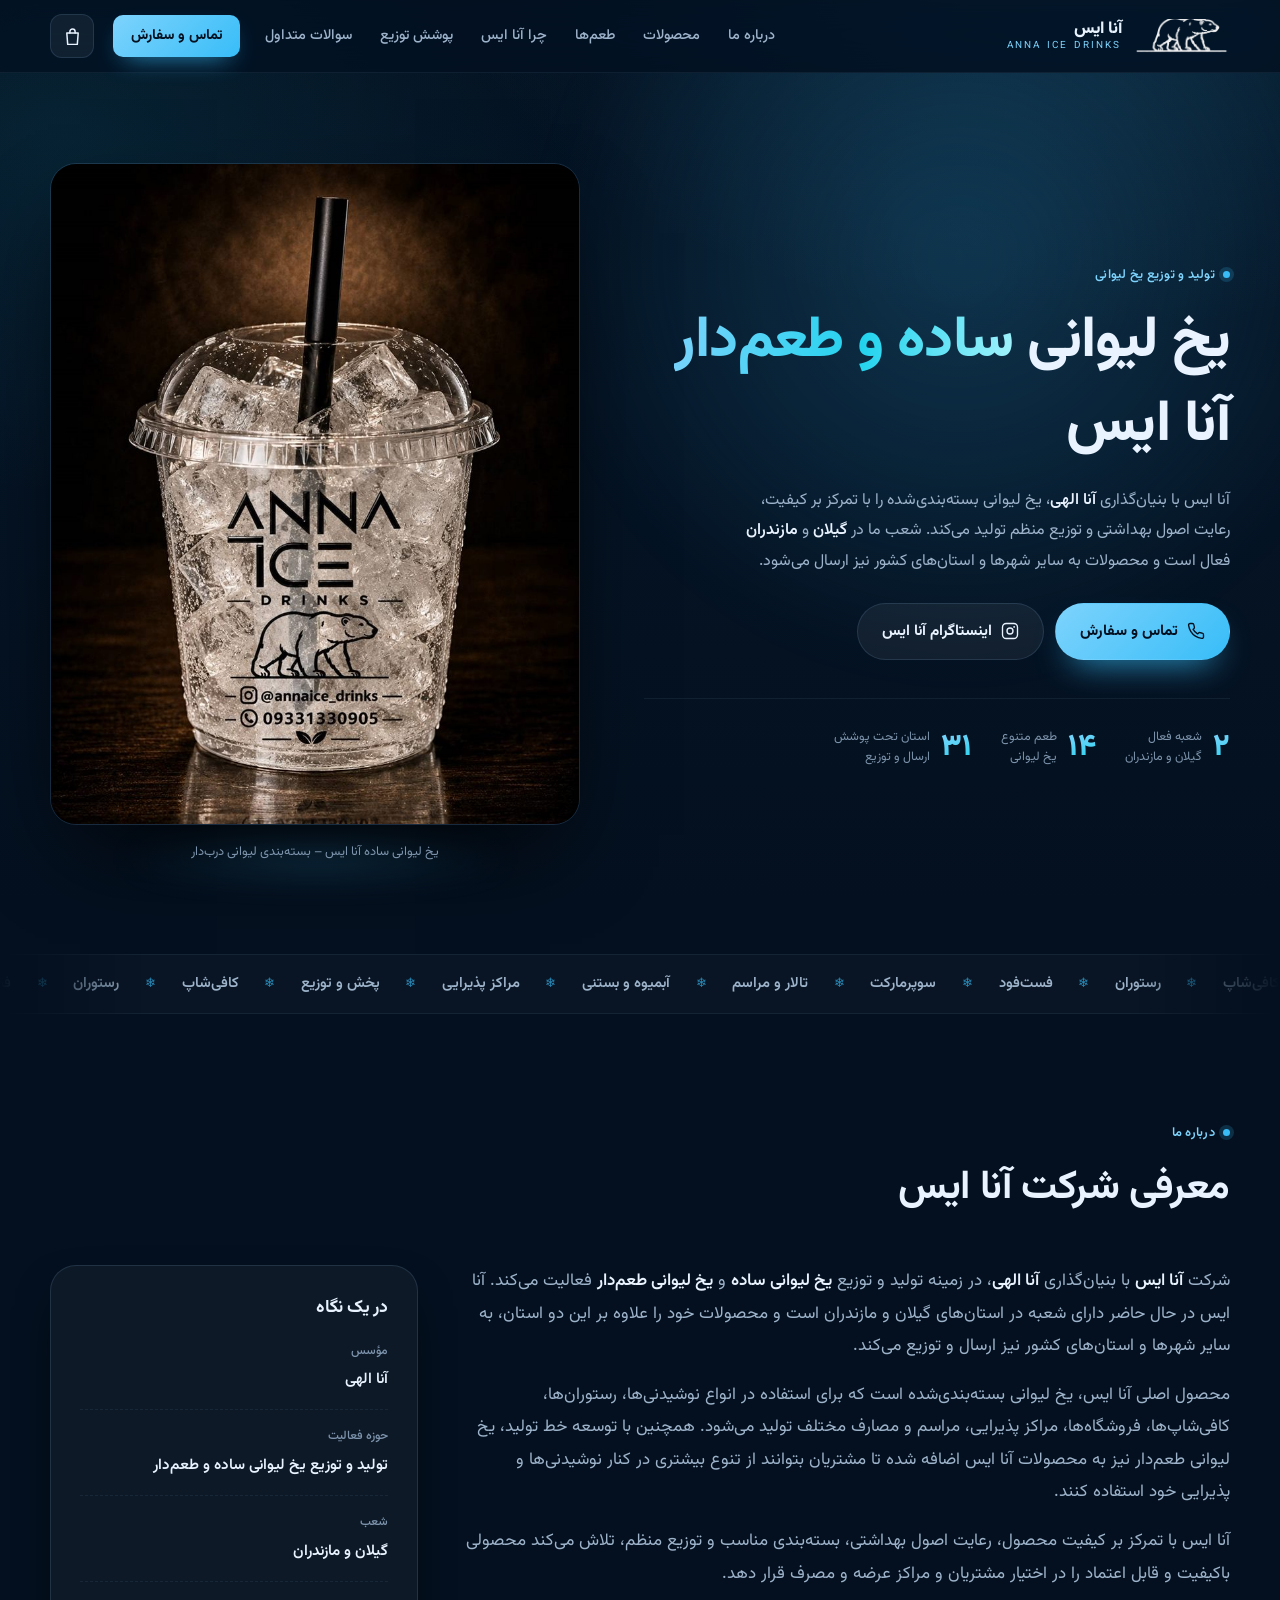
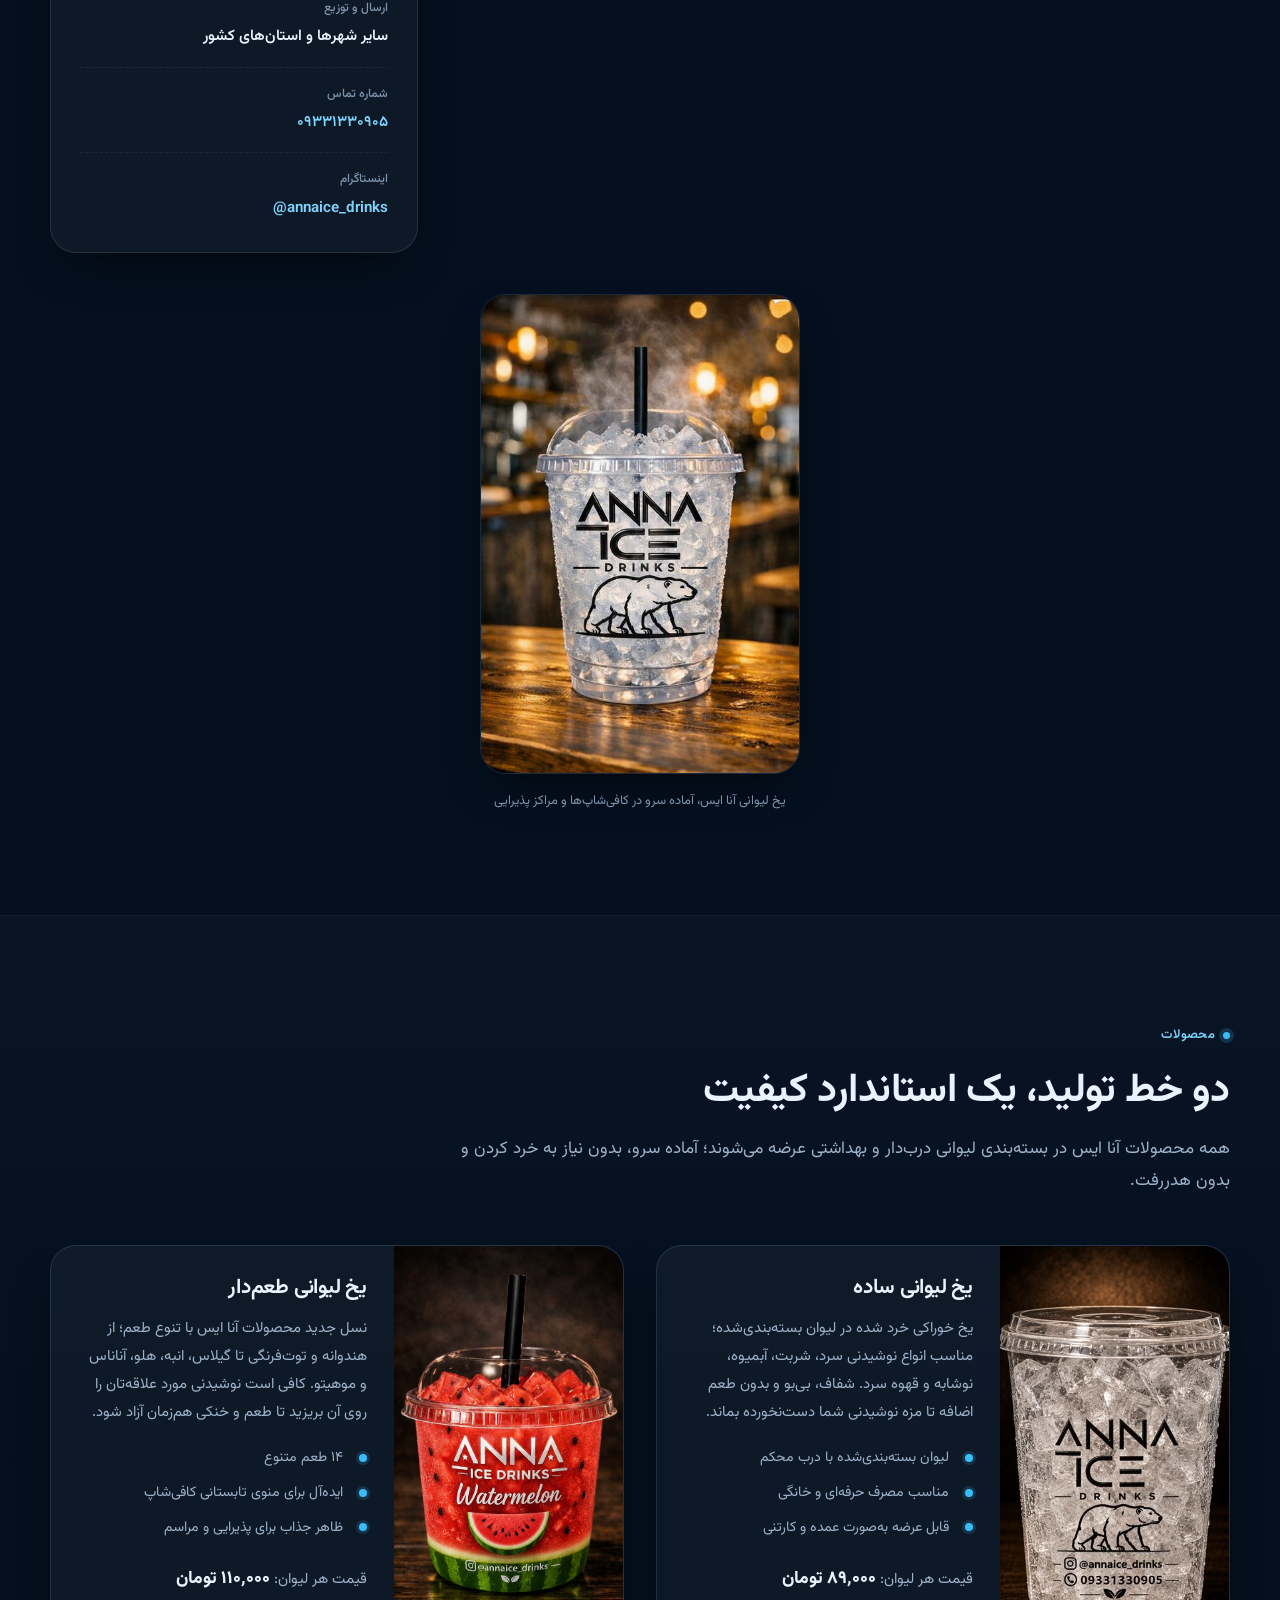
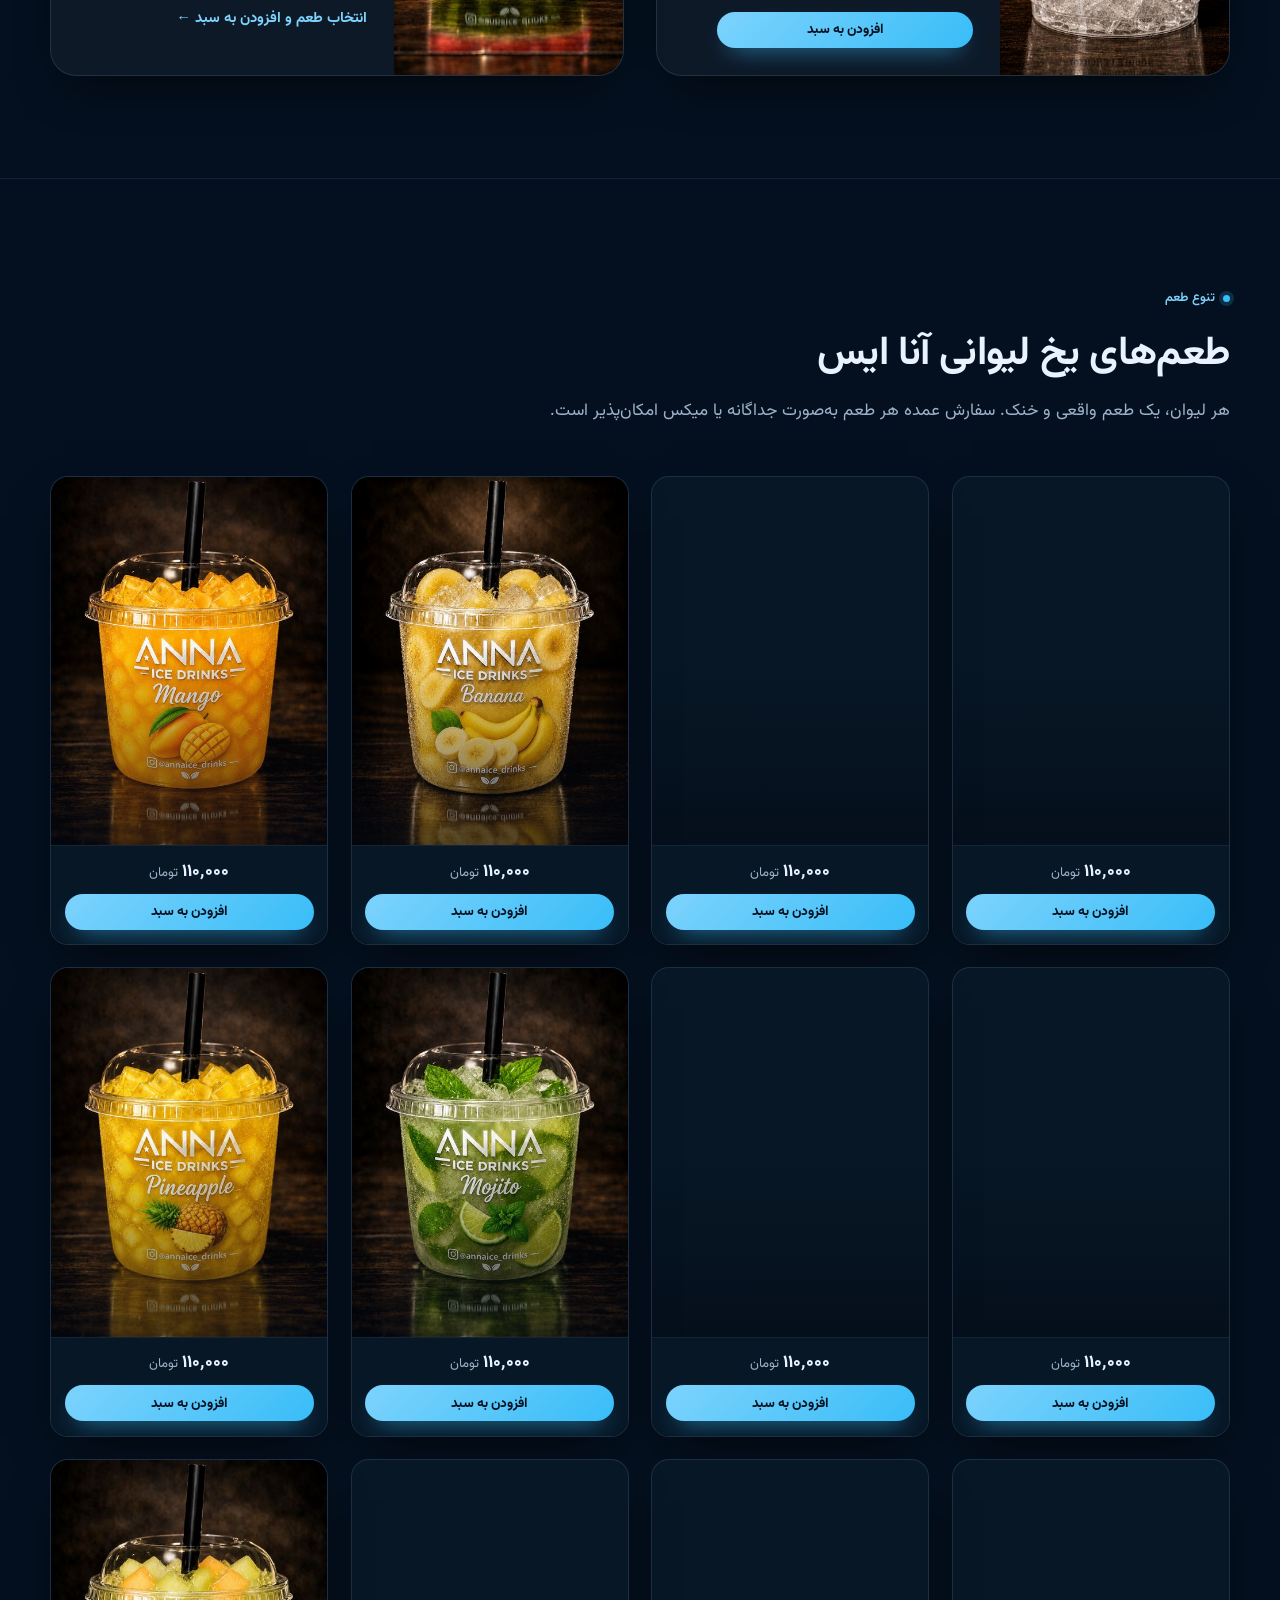
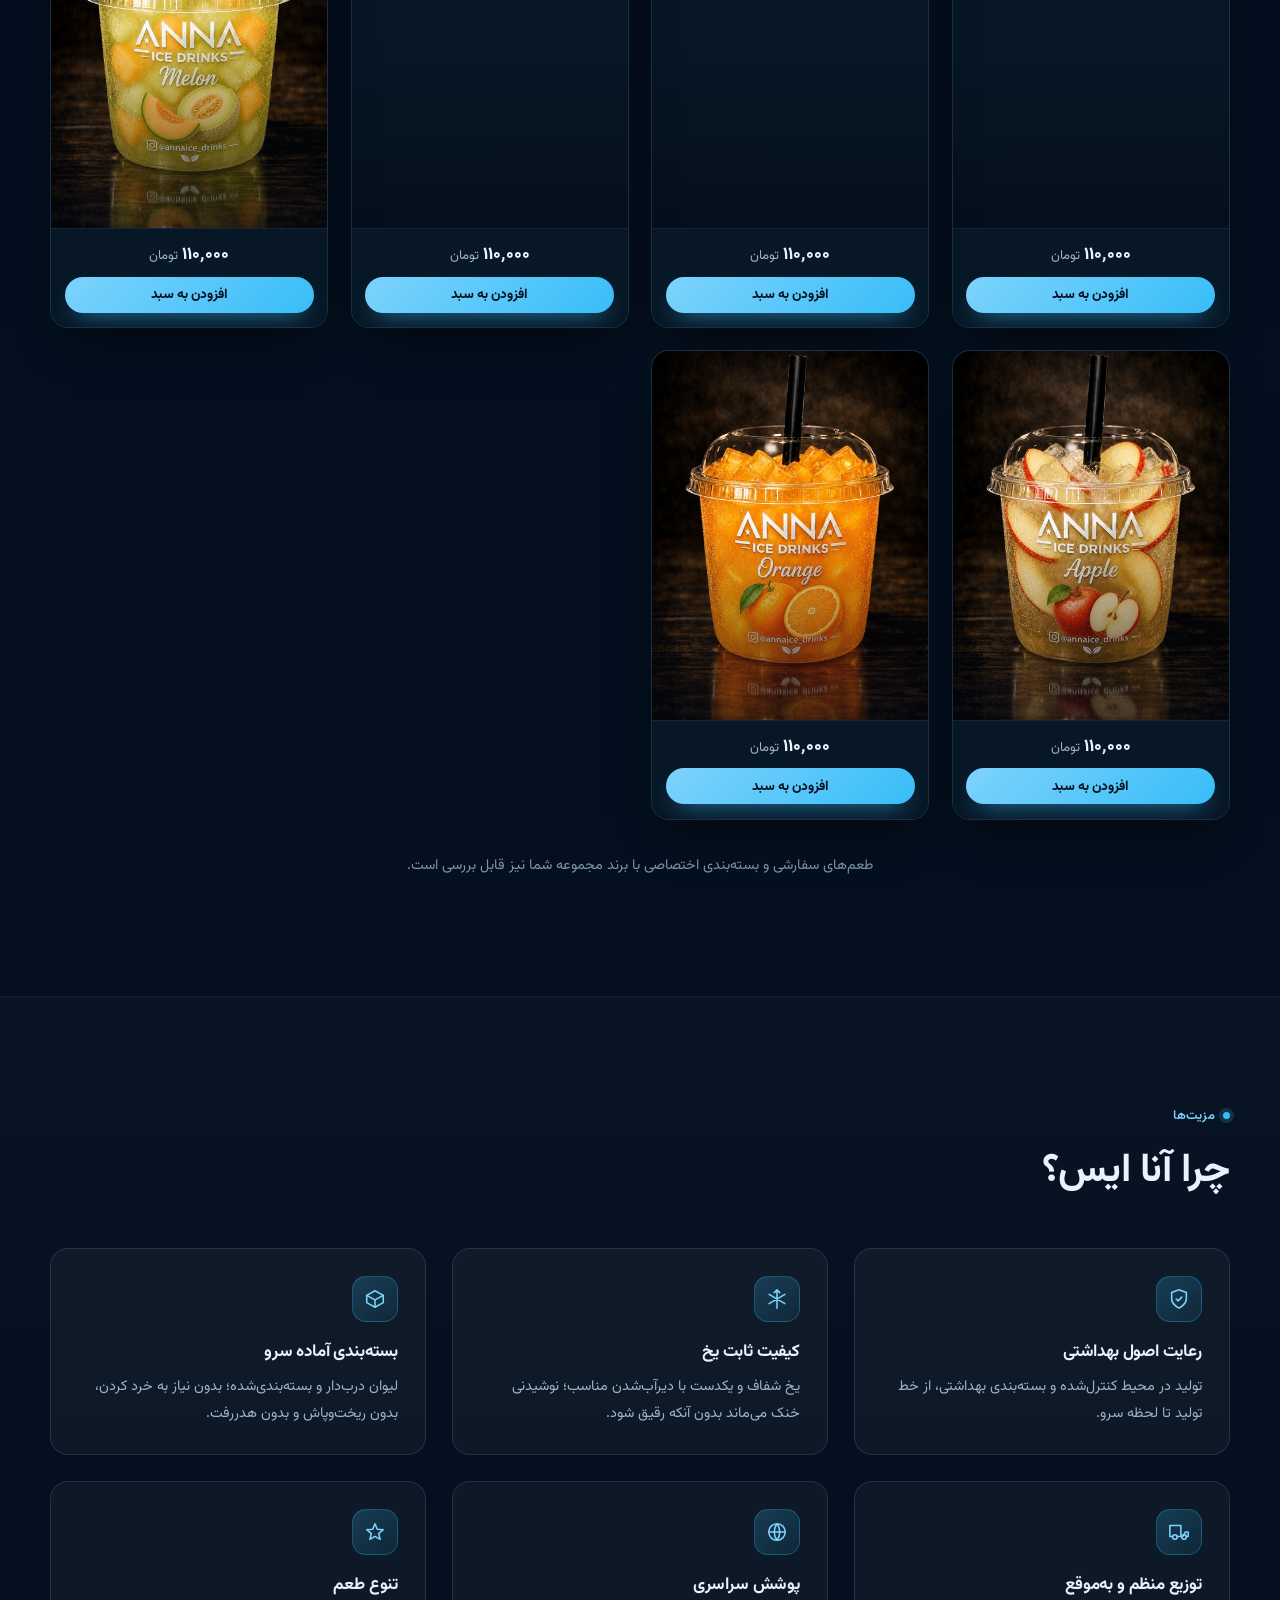
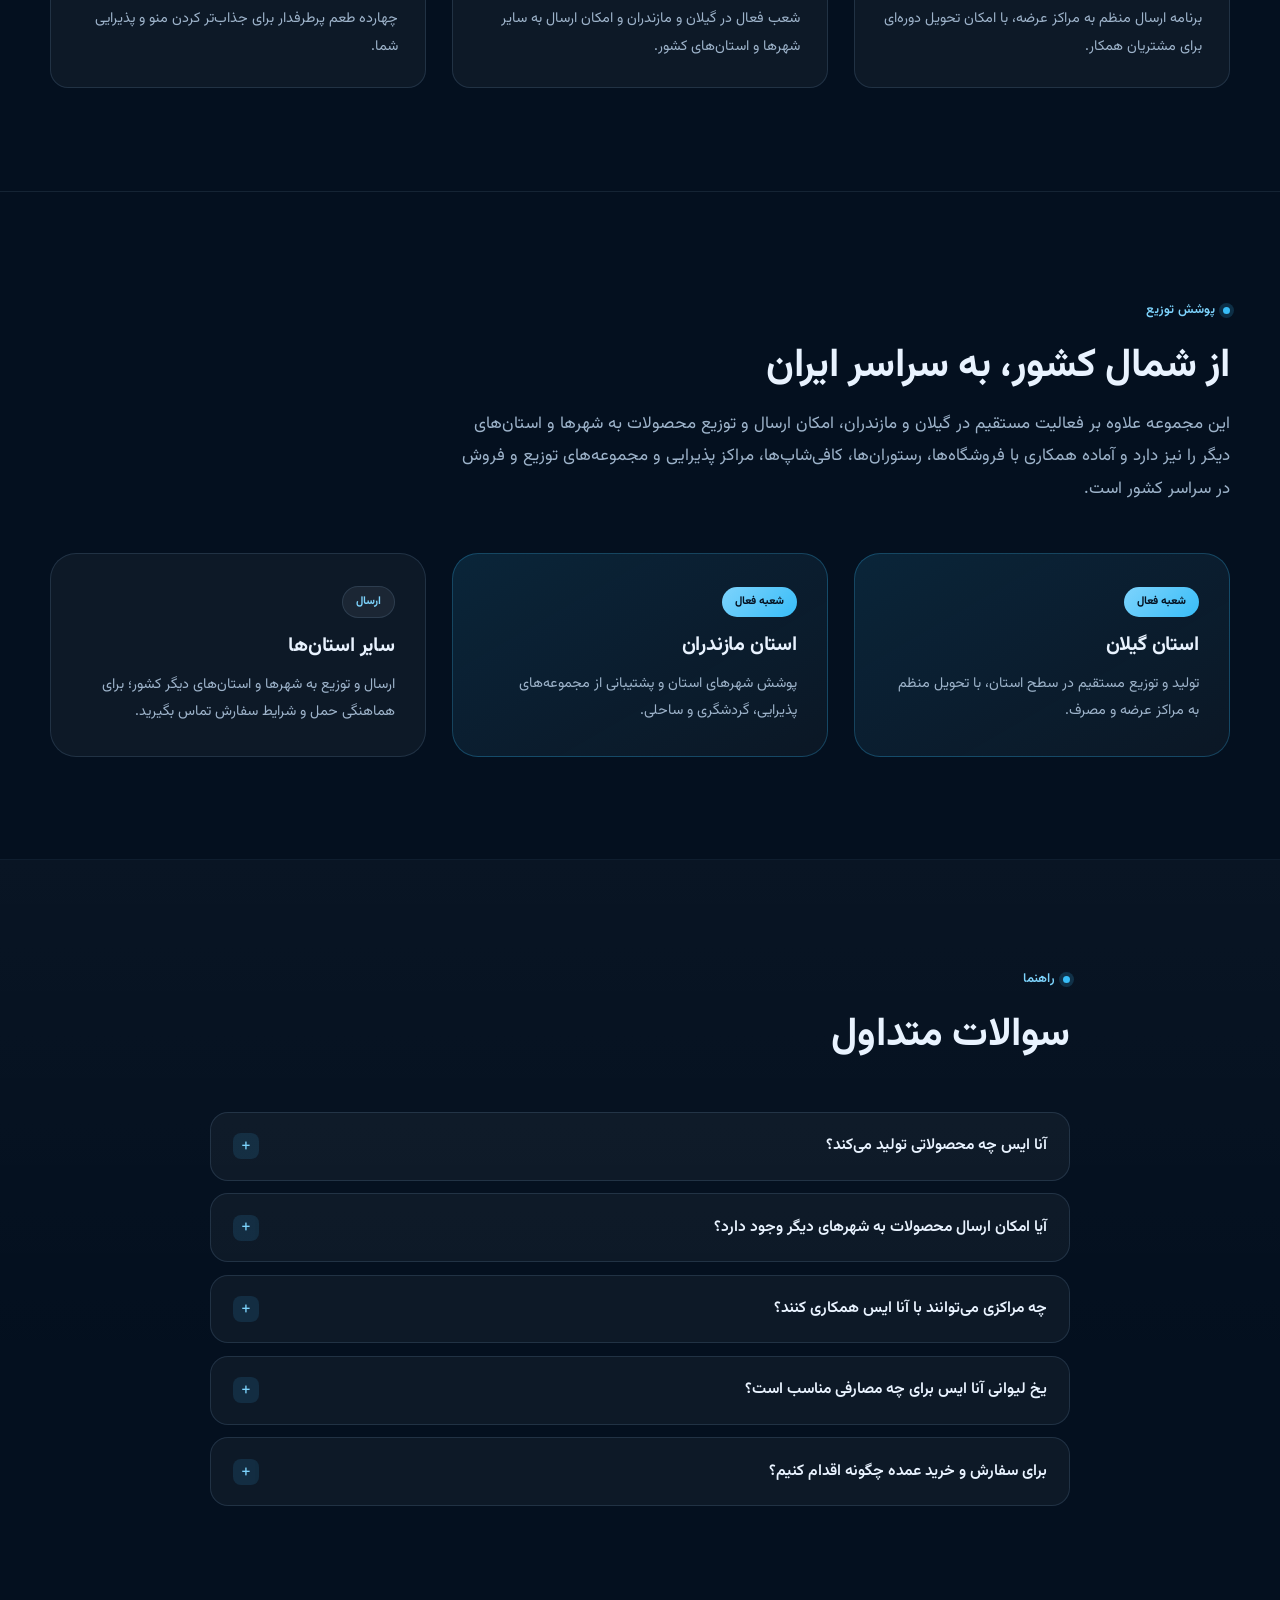
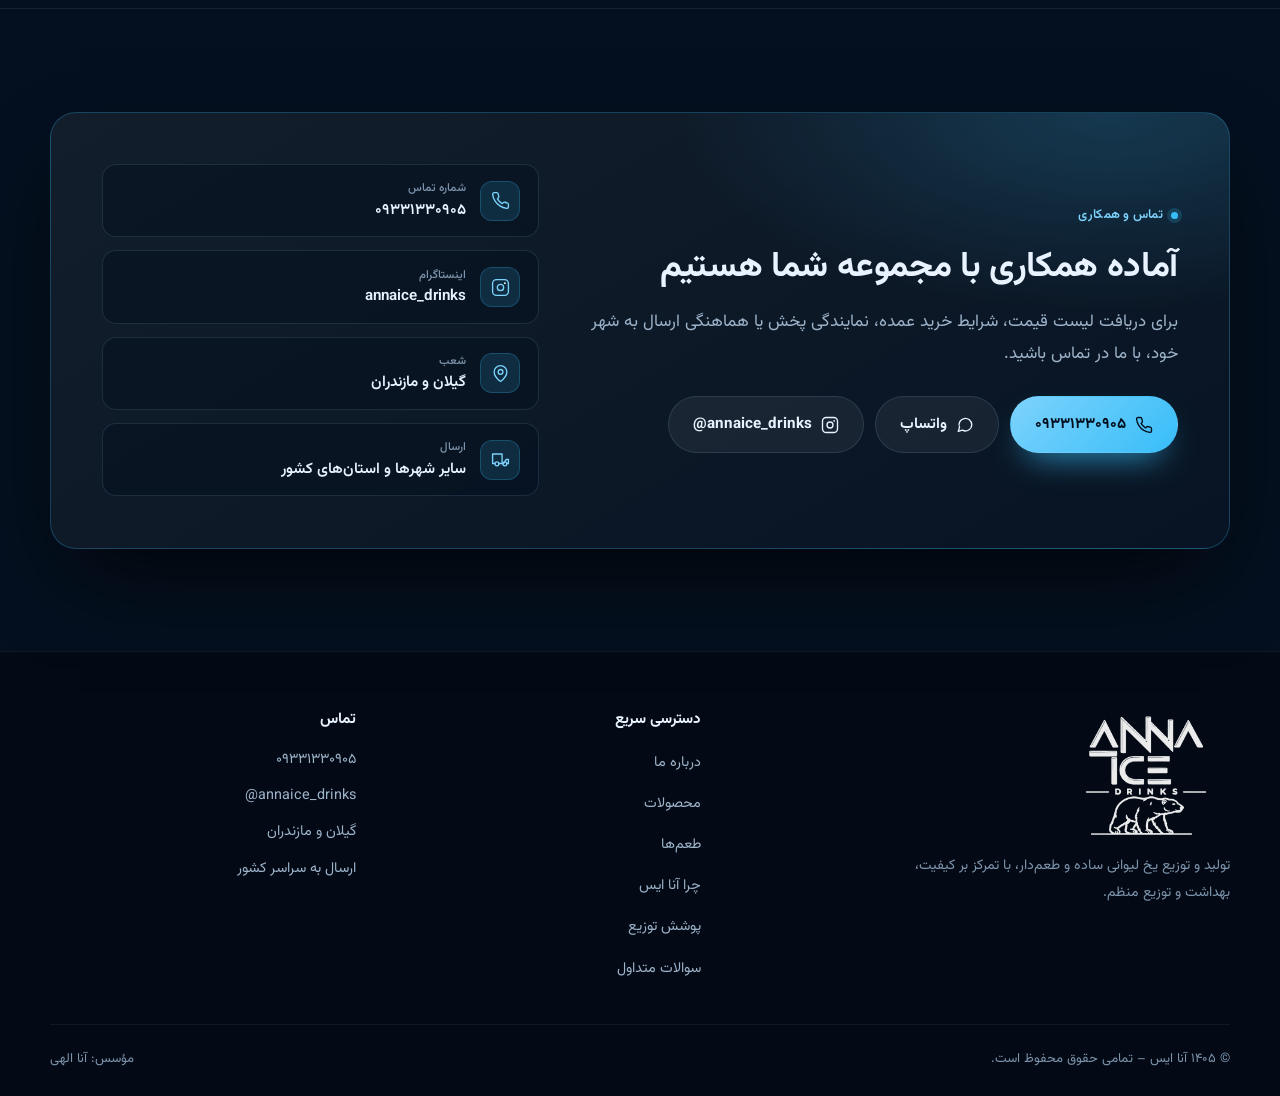
<file: index.html>
<!DOCTYPE html>
<html lang="fa-IR" dir="rtl">
<head>
<meta charset="utf-8">
<meta name="viewport" content="width=device-width, initial-scale=1">
<meta name="theme-color" content="#04101f">

<title>آنا ایس | تولید و توزیع یخ لیوانی ساده و طعم‌دار در گیلان و مازندران</title>
<meta name="description" content="آنا ایس (ANNA ICE DRINKS) تولیدکننده و توزیع‌کننده یخ لیوانی ساده و یخ لیوانی طعم‌دار با بسته‌بندی بهداشتی. شعب گیلان و مازندران، ارسال به سراسر کشور. همکاری با کافی‌شاپ، رستوران، فروشگاه و مراکز پذیرایی. تماس: ۰۹۳۳۱۳۳۰۹۰۵">
<meta name="keywords" content="یخ لیوانی, یخ لیوانی طعم‌دار, آنا ایس, انا ایس, ANNA ICE, تولید یخ, پخش یخ, یخ بهداشتی, یخ خوراکی, یخ کافی شاپ, یخ رستوران, یخ لیوانی گیلان, یخ لیوانی مازندران, عمده فروشی یخ">
<meta name="author" content="آنا ایس – آنا الهی">
<meta name="robots" content="index, follow, max-image-preview:large, max-snippet:-1, max-video-preview:-1">
<link rel="canonical" href="https://annaice.ir/">

<meta property="og:type" content="website">
<meta property="og:site_name" content="آنا ایس | ANNA ICE DRINKS">
<meta property="og:locale" content="fa_IR">
<meta property="og:url" content="https://annaice.ir/">
<meta property="og:title" content="آنا ایس | تولید و توزیع یخ لیوانی ساده و طعم‌دار">
<meta property="og:description" content="یخ لیوانی بسته‌بندی‌شده، ساده و طعم‌دار، با کیفیت و بهداشت تضمین‌شده. شعب گیلان و مازندران، ارسال به سراسر ایران.">
<meta property="og:image" content="https://annaice.ir/images/annaice-og-cover.jpg">
<meta property="og:image:width" content="1200">
<meta property="og:image:height" content="630">
<meta property="og:image:alt" content="لیوان یخ لیوانی ساده آنا ایس با لوگوی خرس قطبی">

<meta name="twitter:card" content="summary_large_image">
<meta name="twitter:title" content="آنا ایس | تولید و توزیع یخ لیوانی ساده و طعم‌دار">
<meta name="twitter:description" content="یخ لیوانی بسته‌بندی‌شده، ساده و طعم‌دار. شعب گیلان و مازندران، ارسال به سراسر ایران.">
<meta name="twitter:image" content="https://annaice.ir/images/annaice-og-cover.jpg">

<link rel="icon" href="images/icon-32.png" sizes="32x32" type="image/png">
<link rel="apple-touch-icon" href="images/icon-180.png">
<link rel="manifest" href="site.webmanifest">

<link rel="preconnect" href="https://fonts.googleapis.com">
<link rel="preconnect" href="https://fonts.gstatic.com" crossorigin>
<link rel="preload" as="image" href="images/annaice-yakh-livani-hero.jpg" imagesrcset="images/annaice-yakh-livani-hero-560.jpg 560w, images/annaice-yakh-livani-hero-800.jpg 800w, images/annaice-yakh-livani-hero.jpg 1086w" imagesizes="(max-width: 900px) min(88vw, 360px), 46vw">
<link rel="stylesheet" href="https://fonts.googleapis.com/css2?family=Vazirmatn:wght@300;400;500;600;700;800&display=swap">
<link rel="stylesheet" href="styles.css">

<script type="application/ld+json">
{
  "@context": "https://schema.org",
  "@graph": [
    {
      "@type": "Organization",
      "@id": "https://annaice.ir/#organization",
      "name": "آنا ایس",
      "alternateName": ["ANNA ICE DRINKS", "انا ایس", "Anna Ice"],
      "url": "https://annaice.ir/",
      "logo": "https://annaice.ir/images/annaice-logo.png",
      "image": "https://annaice.ir/images/annaice-og-cover.jpg",
      "description": "تولید و توزیع یخ لیوانی ساده و یخ لیوانی طعم‌دار با بسته‌بندی بهداشتی.",
      "foundingDate": "2024",
      "founder": { "@type": "Person", "name": "آنا الهی" },
      "sameAs": ["https://www.instagram.com/annaice_drinks"],
      "contactPoint": [{
        "@type": "ContactPoint",
        "telephone": "+989331330905",
        "contactType": "sales",
        "areaServed": "IR",
        "availableLanguage": ["fa"]
      }]
    },
    {
      "@type": "LocalBusiness",
      "@id": "https://annaice.ir/#business",
      "name": "آنا ایس – تولید و توزیع یخ لیوانی",
      "parentOrganization": { "@id": "https://annaice.ir/#organization" },
      "url": "https://annaice.ir/",
      "image": "https://annaice.ir/images/annaice-og-cover.jpg",
      "telephone": "+989331330905",
      "priceRange": "$$",
      "address": [
        { "@type": "PostalAddress", "addressRegion": "گیلان", "addressCountry": "IR" },
        { "@type": "PostalAddress", "addressRegion": "مازندران", "addressCountry": "IR" }
      ],
      "areaServed": [
        { "@type": "State", "name": "گیلان" },
        { "@type": "State", "name": "مازندران" },
        { "@type": "Country", "name": "ایران" }
      ],
      "makesOffer": [
        { "@type": "Offer", "price": "890000", "priceCurrency": "IRR", "itemOffered": { "@type": "Product", "name": "یخ لیوانی ساده" } },
        { "@type": "Offer", "price": "1100000", "priceCurrency": "IRR", "itemOffered": { "@type": "Product", "name": "یخ لیوانی طعم‌دار" } }
      ]
    },
    {
      "@type": "WebSite",
      "@id": "https://annaice.ir/#website",
      "url": "https://annaice.ir/",
      "name": "آنا ایس",
      "inLanguage": "fa-IR",
      "publisher": { "@id": "https://annaice.ir/#organization" }
    },
    {
      "@type": "ItemList",
      "name": "طعم‌های یخ لیوانی آنا ایس",
      "itemListElement": [
        { "@type": "ListItem", "position": 1, "name": "یخ لیوانی هندوانه", "image": "https://annaice.ir/images/annaice-yakh-livani-hendevaneh.jpg" },
        { "@type": "ListItem", "position": 2, "name": "یخ لیوانی کیوی", "image": "https://annaice.ir/images/annaice-yakh-livani-kiwi.jpg" },
        { "@type": "ListItem", "position": 3, "name": "یخ لیوانی موز", "image": "https://annaice.ir/images/annaice-yakh-livani-moz.jpg" },
        { "@type": "ListItem", "position": 4, "name": "یخ لیوانی انبه", "image": "https://annaice.ir/images/annaice-yakh-livani-anbeh.jpg" },
        { "@type": "ListItem", "position": 5, "name": "یخ لیوانی انگور", "image": "https://annaice.ir/images/annaice-yakh-livani-angoor.jpg" },
        { "@type": "ListItem", "position": 6, "name": "یخ لیوانی گیلاس", "image": "https://annaice.ir/images/annaice-yakh-livani-gilas.jpg" },
        { "@type": "ListItem", "position": 7, "name": "یخ لیوانی موهیتو", "image": "https://annaice.ir/images/annaice-yakh-livani-mojito.jpg" },
        { "@type": "ListItem", "position": 8, "name": "یخ لیوانی آناناس", "image": "https://annaice.ir/images/annaice-yakh-livani-ananas.jpg" },
        { "@type": "ListItem", "position": 9, "name": "یخ لیوانی هلو", "image": "https://annaice.ir/images/annaice-yakh-livani-holoo.jpg" },
        { "@type": "ListItem", "position": 10, "name": "یخ لیوانی بلوبری", "image": "https://annaice.ir/images/annaice-yakh-livani-bluberry.jpg" },
        { "@type": "ListItem", "position": 11, "name": "یخ لیوانی توت‌فرنگی", "image": "https://annaice.ir/images/annaice-yakh-livani-toot-farangi.jpg" },
        { "@type": "ListItem", "position": 12, "name": "یخ لیوانی طالبی", "image": "https://annaice.ir/images/annaice-yakh-livani-talebi.jpg" },
        { "@type": "ListItem", "position": 13, "name": "یخ لیوانی سیب", "image": "https://annaice.ir/images/annaice-yakh-livani-sib.jpg" },
        { "@type": "ListItem", "position": 14, "name": "یخ لیوانی پرتقال", "image": "https://annaice.ir/images/annaice-yakh-livani-portaghal.jpg" }
      ]
    },
    {
      "@type": "FAQPage",
      "@id": "https://annaice.ir/#faq",
      "mainEntity": [
        {
          "@type": "Question",
          "name": "آنا ایس چه محصولاتی تولید می‌کند؟",
          "acceptedAnswer": { "@type": "Answer", "text": "محصول اصلی آنا ایس یخ لیوانی بسته‌بندی‌شده است که در دو دسته یخ لیوانی ساده و یخ لیوانی طعم‌دار تولید می‌شود." }
        },
        {
          "@type": "Question",
          "name": "آیا امکان ارسال محصولات به شهرهای دیگر وجود دارد؟",
          "acceptedAnswer": { "@type": "Answer", "text": "بله. آنا ایس علاوه بر شعب خود در گیلان و مازندران، محصولات را به سایر شهرها و استان‌های کشور نیز ارسال و توزیع می‌کند." }
        },
        {
          "@type": "Question",
          "name": "چه مراکزی می‌توانند با آنا ایس همکاری کنند؟",
          "acceptedAnswer": { "@type": "Answer", "text": "کافی‌شاپ‌ها، رستوران‌ها، فروشگاه‌ها، مراکز پذیرایی، تالارها و مجموعه‌های پخش و توزیع می‌توانند برای همکاری و خرید عمده با آنا ایس تماس بگیرند." }
        },
        {
          "@type": "Question",
          "name": "یخ لیوانی آنا ایس برای چه مصارفی مناسب است؟",
          "acceptedAnswer": { "@type": "Answer", "text": "برای انواع نوشیدنی‌های سرد، سرو در کافی‌شاپ و رستوران، پذیرایی در مراسم و جشن‌ها، فروشگاه‌ها و مصارف خانگی مناسب است." }
        },
        {
          "@type": "Question",
          "name": "برای سفارش و خرید عمده چگونه اقدام کنیم؟",
          "acceptedAnswer": { "@type": "Answer", "text": "کافی است با شماره ۰۹۳۳۱۳۳۰۹۰۵ تماس بگیرید یا از طریق صفحه اینستاگرام annaice_drinks پیام دهید." }
        }
      ]
    }
  ]
}
</script>
</head>
<body>

<a class="skip-link" href="#main">رفتن به محتوای اصلی</a>

<header class="site-header" id="top">
  <div class="wrap header-inner">
    <a class="brand" href="#top" aria-label="آنا ایس – صفحه اصلی">
      <img class="brand-logo" src="images/annaice-bear-white.png" width="420" height="147"
           fetchpriority="high" decoding="async" alt="نشان خرس قطبی آنا ایس">
      <span class="brand-text">
        <strong>آنا ایس</strong>
        <small>ANNA ICE DRINKS</small>
      </span>
    </a>

    <nav class="nav" id="nav" aria-label="ناوبری اصلی">
      <a href="#about">درباره ما</a>
      <a href="#products">محصولات</a>
      <a href="#flavors">طعم‌ها</a>
      <a href="#why">چرا آنا ایس</a>
      <a href="#coverage">پوشش توزیع</a>
      <a href="#faq">سوالات متداول</a>
      <a href="#contact" class="nav-cta">تماس و سفارش</a>
    </nav>

    <button class="cart-btn" id="cartOpen" type="button" aria-haspopup="dialog" aria-controls="cart" aria-label="سبد خرید" hidden>
      <svg viewBox="0 0 24 24" aria-hidden="true"><path d="M5.5 8h13l-1 13h-11z"/><path d="M9 8V6.5a3 3 0 0 1 6 0V8"/></svg>
      <span class="cart-count" id="cartCount" hidden>۰</span>
    </button>

    <button class="nav-toggle" id="navToggle" aria-expanded="false" aria-controls="nav" aria-label="باز کردن منو">
      <span></span><span></span><span></span>
    </button>
  </div>
</header>

<main id="main">

  <!-- ==================== HERO ==================== -->
  <section class="hero" aria-labelledby="hero-title">
    <div class="hero-glow" aria-hidden="true"></div>
    <div class="wrap hero-grid">
      <div class="hero-copy">
        <p class="eyebrow"><span class="dot" aria-hidden="true"></span> تولید و توزیع یخ لیوانی</p>
        <h1 id="hero-title">یخ لیوانی <span class="grad">ساده و طعم‌دار</span> آنا ایس</h1>
        <p class="lead">
          آنا ایس با بنیان‌گذاری <strong>آنا الهی</strong>، یخ لیوانی بسته‌بندی‌شده را با تمرکز بر کیفیت،
          رعایت اصول بهداشتی و توزیع منظم تولید می‌کند. شعب ما در <strong>گیلان</strong> و <strong>مازندران</strong>
          فعال است و محصولات به سایر شهرها و استان‌های کشور نیز ارسال می‌شود.
        </p>
        <div class="cta-row">
          <a class="btn btn-primary" href="tel:+989331330905">
            <svg viewBox="0 0 24 24" aria-hidden="true"><path d="M22 16.9v3a2 2 0 0 1-2.2 2 19.8 19.8 0 0 1-8.6-3.1 19.5 19.5 0 0 1-6-6A19.8 19.8 0 0 1 2.1 4.2 2 2 0 0 1 4.1 2h3a2 2 0 0 1 2 1.7c.1 1 .4 1.9.7 2.8a2 2 0 0 1-.5 2.1L8.1 9.9a16 16 0 0 0 6 6l1.3-1.2a2 2 0 0 1 2.1-.5c.9.3 1.8.6 2.8.7a2 2 0 0 1 1.7 2z"/></svg>
            تماس و سفارش
          </a>
          <a class="btn btn-ghost" href="https://www.instagram.com/annaice_drinks" target="_blank" rel="noopener">
            <svg viewBox="0 0 24 24" aria-hidden="true"><rect x="2" y="2" width="20" height="20" rx="5"/><circle cx="12" cy="12" r="4"/><circle cx="17.5" cy="6.5" r="1.2" fill="currentColor" stroke="none"/></svg>
            اینستاگرام آنا ایس
          </a>
        </div>
        <ul class="hero-stats">
          <li><b>۲</b><span>شعبه فعال<br>گیلان و مازندران</span></li>
          <li><b>۱۴</b><span>طعم متنوع<br>یخ لیوانی</span></li>
          <li><b>۳۱</b><span>استان تحت پوشش<br>ارسال و توزیع</span></li>
        </ul>
      </div>

      <figure class="hero-media">
        <img
          src="images/annaice-yakh-livani-hero.jpg"
          srcset="images/annaice-yakh-livani-hero-560.jpg 560w, images/annaice-yakh-livani-hero-800.jpg 800w, images/annaice-yakh-livani-hero.jpg 1086w"
          sizes="(max-width: 900px) min(88vw, 360px), 46vw"
          width="1086" height="1448"
          alt="لیوان یخ لیوانی ساده آنا ایس با درب گنبدی، پر از یخ خرد شده، با لوگوی خرس قطبی"
          fetchpriority="high" decoding="async">
        <figcaption>یخ لیوانی ساده آنا ایس – بسته‌بندی لیوانی درب‌دار</figcaption>
      </figure>
    </div>
  </section>

  <!-- ==================== MARQUEE / TRUST ==================== -->
  <section class="ticker" aria-label="حوزه‌های استفاده">
    <div class="ticker-track">
      <span>کافی‌شاپ</span><i aria-hidden="true">❄</i>
      <span>رستوران</span><i aria-hidden="true">❄</i>
      <span>فست‌فود</span><i aria-hidden="true">❄</i>
      <span>سوپرمارکت</span><i aria-hidden="true">❄</i>
      <span>تالار و مراسم</span><i aria-hidden="true">❄</i>
      <span>آبمیوه و بستنی</span><i aria-hidden="true">❄</i>
      <span>مراکز پذیرایی</span><i aria-hidden="true">❄</i>
      <span>پخش و توزیع</span><i aria-hidden="true">❄</i>
      <span aria-hidden="true">کافی‌شاپ</span><i aria-hidden="true">❄</i>
      <span aria-hidden="true">رستوران</span><i aria-hidden="true">❄</i>
      <span aria-hidden="true">فست‌فود</span><i aria-hidden="true">❄</i>
      <span aria-hidden="true">سوپرمارکت</span><i aria-hidden="true">❄</i>
      <span aria-hidden="true">تالار و مراسم</span><i aria-hidden="true">❄</i>
      <span aria-hidden="true">آبمیوه و بستنی</span><i aria-hidden="true">❄</i>
      <span aria-hidden="true">مراکز پذیرایی</span><i aria-hidden="true">❄</i>
      <span aria-hidden="true">پخش و توزیع</span><i aria-hidden="true">❄</i>
    </div>
  </section>

  <!-- ==================== ABOUT ==================== -->
  <section class="section" id="about" aria-labelledby="about-title">
    <div class="wrap">
      <div class="section-head">
        <p class="eyebrow"><span class="dot" aria-hidden="true"></span> درباره ما</p>
        <h2 id="about-title">معرفی شرکت آنا ایس</h2>
      </div>

      <div class="about-grid">
        <div class="about-text">
          <p>
            شرکت <strong>آنا ایس</strong> با بنیان‌گذاری <strong>آنا الهی</strong>، در زمینه تولید و توزیع
            <strong>یخ لیوانی ساده</strong> و <strong>یخ لیوانی طعم‌دار</strong> فعالیت می‌کند. آنا ایس در حال حاضر
            دارای شعبه در استان‌های گیلان و مازندران است و محصولات خود را علاوه بر این دو استان، به سایر شهرها و
            استان‌های کشور نیز ارسال و توزیع می‌کند.
          </p>
          <p>
            محصول اصلی آنا ایس، یخ لیوانی بسته‌بندی‌شده است که برای استفاده در انواع نوشیدنی‌ها، رستوران‌ها،
            کافی‌شاپ‌ها، فروشگاه‌ها، مراکز پذیرایی، مراسم و مصارف مختلف تولید می‌شود. همچنین با توسعه خط تولید،
            یخ لیوانی طعم‌دار نیز به محصولات آنا ایس اضافه شده تا مشتریان بتوانند از تنوع بیشتری در کنار
            نوشیدنی‌ها و پذیرایی خود استفاده کنند.
          </p>
          <p>
            آنا ایس با تمرکز بر کیفیت محصول، رعایت اصول بهداشتی، بسته‌بندی مناسب و توزیع منظم، تلاش می‌کند
            محصولی باکیفیت و قابل اعتماد را در اختیار مشتریان و مراکز عرضه و مصرف قرار دهد.
          </p>
        </div>

        <aside class="fact-card" aria-label="اطلاعات کلیدی آنا ایس">
          <h3>در یک نگاه</h3>
          <dl>
            <div><dt>مؤسس</dt><dd>آنا الهی</dd></div>
            <div><dt>حوزه فعالیت</dt><dd>تولید و توزیع یخ لیوانی ساده و طعم‌دار</dd></div>
            <div><dt>شعب</dt><dd>گیلان و مازندران</dd></div>
            <div><dt>ارسال و توزیع</dt><dd>سایر شهرها و استان‌های کشور</dd></div>
            <div><dt>شماره تماس</dt><dd><a href="tel:+989331330905" dir="ltr">۰۹۳۳۱۳۳۰۹۰۵</a></dd></div>
            <div><dt>اینستاگرام</dt><dd><a href="https://www.instagram.com/annaice_drinks" target="_blank" rel="noopener" dir="ltr">@annaice_drinks</a></dd></div>
          </dl>
        </aside>
      </div>

      <figure class="about-media">
        <img src="images/annaice-yakh-livani-cafe.jpg" srcset="images/annaice-yakh-livani-cafe-480.jpg 480w, images/annaice-yakh-livani-cafe.jpg 800w" sizes="320px" width="800" height="1200" loading="lazy" decoding="async" alt="لیوان یخ آنا ایس روی میز چوبی کافی‌شاپ">
        <figcaption>یخ لیوانی آنا ایس، آماده سرو در کافی‌شاپ‌ها و مراکز پذیرایی</figcaption>
      </figure>
    </div>
  </section>

  <!-- ==================== PRODUCTS ==================== -->
  <section class="section section-alt" id="products" aria-labelledby="products-title">
    <div class="wrap">
      <div class="section-head">
        <p class="eyebrow"><span class="dot" aria-hidden="true"></span> محصولات</p>
        <h2 id="products-title">دو خط تولید، یک استاندارد کیفیت</h2>
        <p class="section-sub">
          همه محصولات آنا ایس در بسته‌بندی لیوانی درب‌دار و بهداشتی عرضه می‌شوند؛ آماده سرو، بدون نیاز به خرد کردن و بدون هدررفت.
        </p>
      </div>

      <div class="product-grid">
        <article class="product-card">
          <div class="product-media">
            <img src="images/annaice-yakh-livani-sade-studio.jpg" srcset="images/annaice-yakh-livani-sade-studio-480.jpg 480w, images/annaice-yakh-livani-sade-studio.jpg 800w" sizes="(max-width: 900px) 280px, 22vw" width="800" height="1067" loading="lazy" decoding="async"
                 alt="یخ لیوانی ساده آنا ایس در لیوان شفاف با درب گنبدی">
          </div>
          <div class="product-body">
            <h3>یخ لیوانی ساده</h3>
            <p>
              یخ خوراکی خرد شده در لیوان بسته‌بندی‌شده؛ مناسب انواع نوشیدنی سرد، شربت، آبمیوه، نوشابه و قهوه سرد.
              شفاف، بی‌بو و بدون طعم اضافه تا مزه نوشیدنی شما دست‌نخورده بماند.
            </p>
            <ul class="tick-list">
              <li>لیوان بسته‌بندی‌شده با درب محکم</li>
              <li>مناسب مصرف حرفه‌ای و خانگی</li>
              <li>قابل عرضه به‌صورت عمده و کارتنی</li>
            </ul>
            <p class="price-line">قیمت هر لیوان: <b>۸۹٬۰۰۰ تومان</b></p>
            <div data-buy="plain"></div>
          </div>
        </article>

        <article class="product-card">
          <div class="product-media">
            <img src="images/annaice-yakh-livani-hendevaneh.jpg" width="800" height="1200" loading="lazy" decoding="async"
                 alt="یخ لیوانی طعم‌دار هندوانه آنا ایس با بسته‌بندی رنگی">
          </div>
          <div class="product-body">
            <h3>یخ لیوانی طعم‌دار</h3>
            <p>
              نسل جدید محصولات آنا ایس با تنوع طعم؛ از هندوانه و توت‌فرنگی تا گیلاس، انبه، هلو، آناناس و موهیتو.
              کافی است نوشیدنی مورد علاقه‌تان را روی آن بریزید تا طعم و خنکی هم‌زمان آزاد شود.
            </p>
            <ul class="tick-list">
              <li>۱۴ طعم متنوع</li>
              <li>ایده‌آل برای منوی تابستانی کافی‌شاپ</li>
              <li>ظاهر جذاب برای پذیرایی و مراسم</li>
            </ul>
            <p class="price-line">قیمت هر لیوان: <b>۱۱۰٬۰۰۰ تومان</b></p>
            <a class="buy-link" href="#flavors">انتخاب طعم و افزودن به سبد ←</a>
          </div>
        </article>
      </div>
    </div>
  </section>

  <!-- ==================== FLAVORS ==================== -->
  <section class="section" id="flavors" aria-labelledby="flavors-title">
    <div class="wrap">
      <div class="section-head">
        <p class="eyebrow"><span class="dot" aria-hidden="true"></span> تنوع طعم</p>
        <h2 id="flavors-title">طعم‌های یخ لیوانی آنا ایس</h2>
        <p class="section-sub">هر لیوان، یک طعم واقعی و خنک. سفارش عمده هر طعم به‌صورت جداگانه یا میکس امکان‌پذیر است.</p>
      </div>

      <ul class="flavor-grid">
        <li class="flavor" style="--c:#f43f5e">
          <img src="images/annaice-yakh-livani-hendevaneh.jpg" srcset="images/annaice-yakh-livani-hendevaneh-480.jpg 480w, images/annaice-yakh-livani-hendevaneh.jpg 800w" sizes="(max-width:640px) 45vw, (max-width:1000px) 30vw, 22vw" width="800" height="1200" loading="lazy" decoding="async" alt="یخ لیوانی طعم هندوانه آنا ایس">
          <div class="flavor-cap"><h3>هندوانه</h3><span>Watermelon</span></div>
        </li>
        <li class="flavor" style="--c:#84cc16">
          <img src="images/annaice-yakh-livani-kiwi.jpg" srcset="images/annaice-yakh-livani-kiwi-480.jpg 480w, images/annaice-yakh-livani-kiwi.jpg 800w" sizes="(max-width:640px) 45vw, (max-width:1000px) 30vw, 22vw" width="800" height="1199" loading="lazy" decoding="async" alt="یخ لیوانی طعم کیوی آنا ایس">
          <div class="flavor-cap"><h3>کیوی</h3><span>Kiwi</span></div>
        </li>
        <li class="flavor" style="--c:#fde047">
          <img src="images/annaice-yakh-livani-moz.jpg" srcset="images/annaice-yakh-livani-moz-480.jpg 480w, images/annaice-yakh-livani-moz.jpg 800w" sizes="(max-width:640px) 45vw, (max-width:1000px) 30vw, 22vw" width="800" height="1200" loading="lazy" decoding="async" alt="یخ لیوانی طعم موز آنا ایس">
          <div class="flavor-cap"><h3>موز</h3><span>Banana</span></div>
        </li>
        <li class="flavor" style="--c:#f59e0b">
          <img src="images/annaice-yakh-livani-anbeh.jpg" srcset="images/annaice-yakh-livani-anbeh-480.jpg 480w, images/annaice-yakh-livani-anbeh.jpg 800w" sizes="(max-width:640px) 45vw, (max-width:1000px) 30vw, 22vw" width="800" height="1200" loading="lazy" decoding="async" alt="یخ لیوانی طعم انبه آنا ایس">
          <div class="flavor-cap"><h3>انبه</h3><span>Mango</span></div>
        </li>
        <li class="flavor" style="--c:#a855f7">
          <img src="images/annaice-yakh-livani-angoor.jpg" srcset="images/annaice-yakh-livani-angoor-480.jpg 480w, images/annaice-yakh-livani-angoor.jpg 800w" sizes="(max-width:640px) 45vw, (max-width:1000px) 30vw, 22vw" width="800" height="1199" loading="lazy" decoding="async" alt="یخ لیوانی طعم انگور آنا ایس">
          <div class="flavor-cap"><h3>انگور</h3><span>Grape</span></div>
        </li>
        <li class="flavor" style="--c:#be123c">
          <img src="images/annaice-yakh-livani-gilas.jpg" srcset="images/annaice-yakh-livani-gilas-480.jpg 480w, images/annaice-yakh-livani-gilas.jpg 800w" sizes="(max-width:640px) 45vw, (max-width:1000px) 30vw, 22vw" width="800" height="1199" loading="lazy" decoding="async" alt="یخ لیوانی طعم گیلاس آنا ایس">
          <div class="flavor-cap"><h3>گیلاس</h3><span>Cherry</span></div>
        </li>
        <li class="flavor" style="--c:#22c55e">
          <img src="images/annaice-yakh-livani-mojito.jpg" srcset="images/annaice-yakh-livani-mojito-480.jpg 480w, images/annaice-yakh-livani-mojito.jpg 800w" sizes="(max-width:640px) 45vw, (max-width:1000px) 30vw, 22vw" width="800" height="1199" loading="lazy" decoding="async" alt="یخ لیوانی طعم موهیتو آنا ایس">
          <div class="flavor-cap"><h3>موهیتو</h3><span>Mojito</span></div>
        </li>
        <li class="flavor" style="--c:#facc15">
          <img src="images/annaice-yakh-livani-ananas.jpg" srcset="images/annaice-yakh-livani-ananas-480.jpg 480w, images/annaice-yakh-livani-ananas.jpg 800w" sizes="(max-width:640px) 45vw, (max-width:1000px) 30vw, 22vw" width="800" height="1200" loading="lazy" decoding="async" alt="یخ لیوانی طعم آناناس آنا ایس">
          <div class="flavor-cap"><h3>آناناس</h3><span>Pineapple</span></div>
        </li>
        <li class="flavor" style="--c:#fdba74">
          <img src="images/annaice-yakh-livani-holoo.jpg" srcset="images/annaice-yakh-livani-holoo-480.jpg 480w, images/annaice-yakh-livani-holoo.jpg 800w" sizes="(max-width:640px) 45vw, (max-width:1000px) 30vw, 22vw" width="800" height="1199" loading="lazy" decoding="async" alt="یخ لیوانی طعم هلو آنا ایس">
          <div class="flavor-cap"><h3>هلو</h3><span>Peach</span></div>
        </li>
        <li class="flavor" style="--c:#6366f1">
          <img src="images/annaice-yakh-livani-bluberry.jpg" srcset="images/annaice-yakh-livani-bluberry-480.jpg 480w, images/annaice-yakh-livani-bluberry.jpg 800w" sizes="(max-width:640px) 45vw, (max-width:1000px) 30vw, 22vw" width="800" height="1199" loading="lazy" decoding="async" alt="یخ لیوانی طعم بلوبری آنا ایس">
          <div class="flavor-cap"><h3>بلوبری</h3><span>Blueberry</span></div>
        </li>
        <li class="flavor" style="--c:#ef4444">
          <img src="images/annaice-yakh-livani-toot-farangi.jpg" srcset="images/annaice-yakh-livani-toot-farangi-480.jpg 480w, images/annaice-yakh-livani-toot-farangi.jpg 800w" sizes="(max-width:640px) 45vw, (max-width:1000px) 30vw, 22vw" width="800" height="1199" loading="lazy" decoding="async" alt="یخ لیوانی طعم توت‌فرنگی آنا ایس">
          <div class="flavor-cap"><h3>توت‌فرنگی</h3><span>Strawberry</span></div>
        </li>
        <li class="flavor" style="--c:#a3e635">
          <img src="images/annaice-yakh-livani-talebi.jpg" srcset="images/annaice-yakh-livani-talebi-480.jpg 480w, images/annaice-yakh-livani-talebi.jpg 800w" sizes="(max-width:640px) 45vw, (max-width:1000px) 30vw, 22vw" width="800" height="1199" loading="lazy" decoding="async" alt="یخ لیوانی طعم طالبی آنا ایس">
          <div class="flavor-cap"><h3>طالبی</h3><span>Melon</span></div>
        </li>
        <li class="flavor" style="--c:#eab308">
          <img src="images/annaice-yakh-livani-sib.jpg" srcset="images/annaice-yakh-livani-sib-480.jpg 480w, images/annaice-yakh-livani-sib.jpg 800w" sizes="(max-width:640px) 45vw, (max-width:1000px) 30vw, 22vw" width="800" height="1199" loading="lazy" decoding="async" alt="یخ لیوانی طعم سیب آنا ایس">
          <div class="flavor-cap"><h3>سیب</h3><span>Apple</span></div>
        </li>
        <li class="flavor" style="--c:#fb923c">
          <img src="images/annaice-yakh-livani-portaghal.jpg" srcset="images/annaice-yakh-livani-portaghal-480.jpg 480w, images/annaice-yakh-livani-portaghal.jpg 800w" sizes="(max-width:640px) 45vw, (max-width:1000px) 30vw, 22vw" width="800" height="1199" loading="lazy" decoding="async" alt="یخ لیوانی طعم پرتقال آنا ایس">
          <div class="flavor-cap"><h3>پرتقال</h3><span>Orange</span></div>
        </li>
      </ul>

      <p class="note">طعم‌های سفارشی و بسته‌بندی اختصاصی با برند مجموعه شما نیز قابل بررسی است.</p>
    </div>
  </section>

  <!-- ==================== WHY ==================== -->
  <section class="section section-alt" id="why" aria-labelledby="why-title">
    <div class="wrap">
      <div class="section-head">
        <p class="eyebrow"><span class="dot" aria-hidden="true"></span> مزیت‌ها</p>
        <h2 id="why-title">چرا آنا ایس؟</h2>
      </div>

      <div class="feature-grid">
        <article class="feature">
          <span class="ficon" aria-hidden="true">
            <svg viewBox="0 0 24 24"><path d="M12 22s8-4 8-10V5l-8-3-8 3v7c0 6 8 10 8 10z"/><path d="m9 12 2 2 4-4"/></svg>
          </span>
          <h3>رعایت اصول بهداشتی</h3>
          <p>تولید در محیط کنترل‌شده و بسته‌بندی بهداشتی، از خط تولید تا لحظه سرو.</p>
        </article>

        <article class="feature">
          <span class="ficon" aria-hidden="true">
            <svg viewBox="0 0 24 24"><path d="M12 2v20M12 2 9 5m3-3 3 3M3.4 7l17.2 10M20.6 7 3.4 17"/></svg>
          </span>
          <h3>کیفیت ثابت یخ</h3>
          <p>یخ شفاف و یکدست با دیرآب‌شدن مناسب؛ نوشیدنی خنک می‌ماند بدون آنکه رقیق شود.</p>
        </article>

        <article class="feature">
          <span class="ficon" aria-hidden="true">
            <svg viewBox="0 0 24 24"><path d="M21 8 12 3 3 8l9 5 9-5z"/><path d="M3 8v8l9 5 9-5V8"/><path d="M12 13v8"/></svg>
          </span>
          <h3>بسته‌بندی آماده سرو</h3>
          <p>لیوان درب‌دار و بسته‌بندی‌شده؛ بدون نیاز به خرد کردن، بدون ریخت‌وپاش و بدون هدررفت.</p>
        </article>

        <article class="feature">
          <span class="ficon" aria-hidden="true">
            <svg viewBox="0 0 24 24"><path d="M10 17h4V5H2v12h3"/><path d="M15 17h1l3-5h3v5h-2"/><circle cx="7.5" cy="17.5" r="2.5"/><circle cx="17.5" cy="17.5" r="2.5"/></svg>
          </span>
          <h3>توزیع منظم و به‌موقع</h3>
          <p>برنامه ارسال منظم به مراکز عرضه، با امکان تحویل دوره‌ای برای مشتریان همکار.</p>
        </article>

        <article class="feature">
          <span class="ficon" aria-hidden="true">
            <svg viewBox="0 0 24 24"><circle cx="12" cy="12" r="9"/><path d="M3 12h18M12 3a15 15 0 0 1 0 18a15 15 0 0 1 0-18z"/></svg>
          </span>
          <h3>پوشش سراسری</h3>
          <p>شعب فعال در گیلان و مازندران و امکان ارسال به سایر شهرها و استان‌های کشور.</p>
        </article>

        <article class="feature">
          <span class="ficon" aria-hidden="true">
            <svg viewBox="0 0 24 24"><path d="M12 3 14.5 9 21 9.5l-5 4.2 1.6 6.3L12 16.7 6.4 20l1.6-6.3-5-4.2L9.5 9z"/></svg>
          </span>
          <h3>تنوع طعم</h3>
          <p>چهارده طعم پرطرفدار برای جذاب‌تر کردن منو و پذیرایی شما.</p>
        </article>
      </div>
    </div>
  </section>

  <!-- ==================== COVERAGE ==================== -->
  <section class="section" id="coverage" aria-labelledby="coverage-title">
    <div class="wrap">
      <div class="section-head">
        <p class="eyebrow"><span class="dot" aria-hidden="true"></span> پوشش توزیع</p>
        <h2 id="coverage-title">از شمال کشور، به سراسر ایران</h2>
        <p class="section-sub">
          این مجموعه علاوه بر فعالیت مستقیم در گیلان و مازندران، امکان ارسال و توزیع محصولات به شهرها و استان‌های
          دیگر را نیز دارد و آماده همکاری با فروشگاه‌ها، رستوران‌ها، کافی‌شاپ‌ها، مراکز پذیرایی و مجموعه‌های
          توزیع و فروش در سراسر کشور است.
        </p>
      </div>

      <div class="coverage-grid">
        <article class="cov-card cov-main">
          <span class="cov-tag">شعبه فعال</span>
          <h3>استان گیلان</h3>
          <p>تولید و توزیع مستقیم در سطح استان، با تحویل منظم به مراکز عرضه و مصرف.</p>
        </article>
        <article class="cov-card cov-main">
          <span class="cov-tag">شعبه فعال</span>
          <h3>استان مازندران</h3>
          <p>پوشش شهرهای استان و پشتیبانی از مجموعه‌های پذیرایی، گردشگری و ساحلی.</p>
        </article>
        <article class="cov-card">
          <span class="cov-tag alt">ارسال</span>
          <h3>سایر استان‌ها</h3>
          <p>ارسال و توزیع به شهرها و استان‌های دیگر کشور؛ برای هماهنگی حمل و شرایط سفارش تماس بگیرید.</p>
        </article>
      </div>
    </div>
  </section>

  <!-- ==================== FAQ ==================== -->
  <section class="section section-alt" id="faq" aria-labelledby="faq-title">
    <div class="wrap wrap-narrow">
      <div class="section-head">
        <p class="eyebrow"><span class="dot" aria-hidden="true"></span> راهنما</p>
        <h2 id="faq-title">سوالات متداول</h2>
      </div>

      <div class="faq">
        <details>
          <summary>آنا ایس چه محصولاتی تولید می‌کند؟</summary>
          <p>محصول اصلی آنا ایس یخ لیوانی بسته‌بندی‌شده است که در دو دسته <strong>یخ لیوانی ساده</strong> و <strong>یخ لیوانی طعم‌دار</strong> تولید می‌شود.</p>
        </details>
        <details>
          <summary>آیا امکان ارسال محصولات به شهرهای دیگر وجود دارد؟</summary>
          <p>بله. آنا ایس علاوه بر شعب خود در گیلان و مازندران، محصولات را به سایر شهرها و استان‌های کشور نیز ارسال و توزیع می‌کند.</p>
        </details>
        <details>
          <summary>چه مراکزی می‌توانند با آنا ایس همکاری کنند؟</summary>
          <p>کافی‌شاپ‌ها، رستوران‌ها، فروشگاه‌ها، مراکز پذیرایی، تالارها و مجموعه‌های پخش و توزیع می‌توانند برای همکاری و خرید عمده تماس بگیرند.</p>
        </details>
        <details>
          <summary>یخ لیوانی آنا ایس برای چه مصارفی مناسب است؟</summary>
          <p>برای انواع نوشیدنی‌های سرد، سرو در کافی‌شاپ و رستوران، پذیرایی در مراسم و جشن‌ها، فروشگاه‌ها و مصارف خانگی مناسب است.</p>
        </details>
        <details>
          <summary>برای سفارش و خرید عمده چگونه اقدام کنیم؟</summary>
          <p>کافی است با شماره <a href="tel:+989331330905" dir="ltr">۰۹۳۳۱۳۳۰۹۰۵</a> تماس بگیرید یا از طریق صفحه اینستاگرام <a href="https://www.instagram.com/annaice_drinks" target="_blank" rel="noopener" dir="ltr">@annaice_drinks</a> پیام دهید.</p>
        </details>
      </div>
    </div>
  </section>

  <!-- ==================== CONTACT ==================== -->
  <section class="section contact" id="contact" aria-labelledby="contact-title">
    <div class="wrap">
      <div class="contact-card">
        <div class="contact-copy">
          <p class="eyebrow"><span class="dot" aria-hidden="true"></span> تماس و همکاری</p>
          <h2 id="contact-title">آماده همکاری با مجموعه شما هستیم</h2>
          <p class="lead">
            برای دریافت لیست قیمت، شرایط خرید عمده، نمایندگی پخش یا هماهنگی ارسال به شهر خود،
            با ما در تماس باشید.
          </p>
          <div class="cta-row">
            <a class="btn btn-primary" href="tel:+989331330905">
              <svg viewBox="0 0 24 24" aria-hidden="true"><path d="M22 16.9v3a2 2 0 0 1-2.2 2 19.8 19.8 0 0 1-8.6-3.1 19.5 19.5 0 0 1-6-6A19.8 19.8 0 0 1 2.1 4.2 2 2 0 0 1 4.1 2h3a2 2 0 0 1 2 1.7c.1 1 .4 1.9.7 2.8a2 2 0 0 1-.5 2.1L8.1 9.9a16 16 0 0 0 6 6l1.3-1.2a2 2 0 0 1 2.1-.5c.9.3 1.8.6 2.8.7a2 2 0 0 1 1.7 2z"/></svg>
              <span dir="ltr">۰۹۳۳۱۳۳۰۹۰۵</span>
            </a>
            <a class="btn btn-ghost" href="https://wa.me/989331330905" target="_blank" rel="noopener">
              <svg viewBox="0 0 24 24" aria-hidden="true"><path d="M21 11.5a8.4 8.4 0 0 1-12.4 7.4L3 20.5l1.7-5.4A8.5 8.5 0 1 1 21 11.5z"/></svg>
              واتساپ
            </a>
            <a class="btn btn-ghost" href="https://www.instagram.com/annaice_drinks" target="_blank" rel="noopener">
              <svg viewBox="0 0 24 24" aria-hidden="true"><rect x="2" y="2" width="20" height="20" rx="5"/><circle cx="12" cy="12" r="4"/><circle cx="17.5" cy="6.5" r="1.2" fill="currentColor" stroke="none"/></svg>
              <span dir="ltr">@annaice_drinks</span>
            </a>
          </div>
        </div>

        <ul class="contact-list">
          <li>
            <span class="ci" aria-hidden="true"><svg viewBox="0 0 24 24"><path d="M22 16.9v3a2 2 0 0 1-2.2 2 19.8 19.8 0 0 1-8.6-3.1 19.5 19.5 0 0 1-6-6A19.8 19.8 0 0 1 2.1 4.2 2 2 0 0 1 4.1 2h3a2 2 0 0 1 2 1.7c.1 1 .4 1.9.7 2.8a2 2 0 0 1-.5 2.1L8.1 9.9a16 16 0 0 0 6 6l1.3-1.2a2 2 0 0 1 2.1-.5c.9.3 1.8.6 2.8.7a2 2 0 0 1 1.7 2z"/></svg></span>
            <div><b>شماره تماس</b><a href="tel:+989331330905" dir="ltr">۰۹۳۳۱۳۳۰۹۰۵</a></div>
          </li>
          <li>
            <span class="ci" aria-hidden="true"><svg viewBox="0 0 24 24"><rect x="2" y="2" width="20" height="20" rx="5"/><circle cx="12" cy="12" r="4"/><circle cx="17.5" cy="6.5" r="1.2" fill="currentColor" stroke="none"/></svg></span>
            <div><b>اینستاگرام</b><a href="https://www.instagram.com/annaice_drinks" target="_blank" rel="noopener" dir="ltr">annaice_drinks</a></div>
          </li>
          <li>
            <span class="ci" aria-hidden="true"><svg viewBox="0 0 24 24"><path d="M20 10c0 6-8 12-8 12s-8-6-8-12a8 8 0 0 1 16 0z"/><circle cx="12" cy="10" r="3"/></svg></span>
            <div><b>شعب</b><span>گیلان و مازندران</span></div>
          </li>
          <li>
            <span class="ci" aria-hidden="true"><svg viewBox="0 0 24 24"><path d="M10 17h4V5H2v12h3"/><path d="M15 17h1l3-5h3v5h-2"/><circle cx="7.5" cy="17.5" r="2.5"/><circle cx="17.5" cy="17.5" r="2.5"/></svg></span>
            <div><b>ارسال</b><span>سایر شهرها و استان‌های کشور</span></div>
          </li>
        </ul>
      </div>
    </div>
  </section>

</main>

<footer class="site-footer">
  <div class="wrap footer-grid">
    <div>
      <a class="footer-logo" href="#top">
        <img src="images/annaice-logo-white.png" width="560" height="430" loading="lazy" decoding="async"
             alt="لوگوی آنا ایس – ANNA ICE DRINKS">
      </a>
      <p class="footer-about">تولید و توزیع یخ لیوانی ساده و طعم‌دار، با تمرکز بر کیفیت، بهداشت و توزیع منظم.</p>
    </div>

    <nav aria-label="ناوبری پاورقی">
      <h2>دسترسی سریع</h2>
      <ul>
        <li><a href="#about">درباره ما</a></li>
        <li><a href="#products">محصولات</a></li>
        <li><a href="#flavors">طعم‌ها</a></li>
        <li><a href="#why">چرا آنا ایس</a></li>
        <li><a href="#coverage">پوشش توزیع</a></li>
        <li><a href="#faq">سوالات متداول</a></li>
      </ul>
    </nav>

    <div>
      <h2>تماس</h2>
      <ul class="footer-contact">
        <li><a href="tel:+989331330905" dir="ltr">۰۹۳۳۱۳۳۰۹۰۵</a></li>
        <li><a href="https://www.instagram.com/annaice_drinks" target="_blank" rel="noopener" dir="ltr">@annaice_drinks</a></li>
        <li>گیلان و مازندران</li>
        <li>ارسال به سراسر کشور</li>
      </ul>
    </div>
  </div>

  <div class="wrap footer-bottom">
    <p>© <span id="year">۱۴۰۵</span> آنا ایس – تمامی حقوق محفوظ است.</p>
    <p>مؤسس: آنا الهی</p>
  </div>
</footer>

<a class="fab" href="tel:+989331330905" aria-label="تماس تلفنی با آنا ایس">
  <svg viewBox="0 0 24 24" aria-hidden="true"><path d="M22 16.9v3a2 2 0 0 1-2.2 2 19.8 19.8 0 0 1-8.6-3.1 19.5 19.5 0 0 1-6-6A19.8 19.8 0 0 1 2.1 4.2 2 2 0 0 1 4.1 2h3a2 2 0 0 1 2 1.7c.1 1 .4 1.9.7 2.8a2 2 0 0 1-.5 2.1L8.1 9.9a16 16 0 0 0 6 6l1.3-1.2a2 2 0 0 1 2.1-.5c.9.3 1.8.6 2.8.7a2 2 0 0 1 1.7 2z"/></svg>
</a>

<!-- ==================== BASKET ==================== -->
<dialog class="cart" id="cart" aria-labelledby="cart-title">
  <div class="cart-panel">
    <div class="cart-head">
      <h2 id="cart-title">سبد خرید</h2>
      <button type="button" class="cart-close" id="cartClose" aria-label="بستن سبد خرید">
        <svg viewBox="0 0 24 24" aria-hidden="true"><path d="M6 6l12 12M18 6 6 18"/></svg>
      </button>
    </div>

    <p class="cart-empty" id="cartEmpty">
      سبد خرید شما خالی است.
      <a href="#flavors">مشاهده طعم‌ها</a>
    </p>
    <ul class="cart-list" id="cartList" hidden></ul>

    <div class="cart-foot" id="cartFoot" hidden>
      <div class="cart-total"><span>جمع کل</span><b id="cartTotal">۰ تومان</b></div>
      <a class="btn btn-primary cart-checkout" id="cartCheckout" href="https://wa.me/989331330905" target="_blank" rel="noopener">ثبت سفارش در واتساپ</a>
      <button type="button" class="cart-clear" id="cartClear">خالی کردن سبد</button>
    </div>
  </div>
</dialog>

<script src="script.js" defer></script>
</body>
</html>
</file>
<file: styles.css>
/* ============================================================
   ANNA ICE DRINKS — annaice.ir
   Static brand site · Persian (RTL) · dark ice theme
   ============================================================ */

:root {
  --ink:        #04101f;
  --ink-2:      #061627;
  --ink-3:      #08203a;
  --line:       rgba(148, 197, 240, .14);
  --line-soft:  rgba(148, 197, 240, .08);
  --surface:    rgba(255, 255, 255, .038);
  --surface-2:  rgba(255, 255, 255, .06);

  --text:       #e9f3ff;
  --muted:      #9db3ca;
  --muted-2:    #7d94ac;

  --brand:      #38bdf8;
  --brand-2:    #7dd3fc;
  --brand-deep: #0284c7;
  --accent:     #22d3ee;

  --radius:     18px;
  --radius-lg:  26px;
  --wrap:       1180px;

  --shadow:     0 20px 50px -20px rgba(0, 0, 0, .8);
  --shadow-lg:  0 40px 90px -30px rgba(0, 0, 0, .9);

  --font: "Vazirmatn", "Segoe UI", Tahoma, "Iranian Sans", sans-serif;
}

*, *::before, *::after { box-sizing: border-box; }

html {
  scroll-behavior: smooth;
  scroll-padding-block-start: 90px;
  -webkit-text-size-adjust: 100%;
}

body {
  margin: 0;
  font-family: var(--font);
  font-size: clamp(15px, .55vw + 13.4px, 17px);
  line-height: 1.9;
  color: var(--text);
  background: var(--ink);
  background-image:
    radial-gradient(1100px 700px at 85% -10%, rgba(56, 189, 248, .16), transparent 60%),
    radial-gradient(900px 600px at 5% 15%, rgba(34, 211, 238, .09), transparent 60%),
    linear-gradient(180deg, #04101f 0%, #051425 45%, #04101f 100%);
  background-attachment: fixed;
  overflow-x: hidden;
}

h1, h2, h3 { line-height: 1.45; margin: 0; font-weight: 700; letter-spacing: -.01em; }
p { margin: 0 0 1em; }
a { color: var(--brand-2); text-decoration: none; transition: color .2s ease; }
a:hover { color: #fff; }
img { max-width: 100%; height: auto; display: block; }
[hidden] { display: none !important; }
ul { margin: 0; padding: 0; list-style: none; }

:focus-visible {
  outline: 2px solid var(--brand);
  outline-offset: 3px;
  border-radius: 6px;
}

.wrap { width: min(100% - 2.5rem, var(--wrap)); margin-inline: auto; }
.wrap-narrow { width: min(100% - 2.5rem, 860px); }

.skip-link {
  position: absolute; inset-inline-start: -9999px; top: 0; z-index: 999;
  background: var(--brand); color: #04101f; padding: .7rem 1.2rem;
  font-weight: 700; border-radius: 0 0 12px 12px;
}
.skip-link:focus { inset-inline-start: 1rem; }

/* ---------------- header ---------------- */
.site-header {
  position: sticky; top: 0; z-index: 100;
  background: rgba(4, 16, 31, .72);
  backdrop-filter: blur(16px) saturate(140%);
  -webkit-backdrop-filter: blur(16px) saturate(140%);
  border-bottom: 1px solid var(--line-soft);
}
.header-inner { display: flex; align-items: center; gap: 1.2rem; min-height: 72px; }

.brand { display: inline-flex; align-items: center; gap: .7rem; color: var(--text); flex: none; }
.brand-mark {
  width: 40px; height: 40px; flex: none;
  display: grid; place-items: center; border-radius: 12px;
  background: linear-gradient(140deg, var(--brand), var(--brand-deep));
  box-shadow: 0 8px 22px -8px rgba(56, 189, 248, .8);
}
.brand-mark svg { width: 22px; height: 22px; fill: none; stroke: #04101f; stroke-width: 1.7; stroke-linecap: round; }
.brand-logo { height: 34px; width: auto; flex: none; opacity: .95; }
.brand-text { display: grid; line-height: 1.25; }
.brand-text strong { font-size: 1.05rem; font-weight: 800; }
.brand-text small { font-size: .62rem; letter-spacing: .22em; color: var(--brand-2); direction: ltr; }

.nav { margin-inline-start: auto; display: flex; align-items: center; gap: .35rem; }
.nav a {
  color: var(--muted); font-size: .9rem; font-weight: 500;
  padding: .45rem .7rem; border-radius: 10px; white-space: nowrap;
  transition: color .2s, background .2s;
}
.nav a:hover { color: #fff; background: var(--surface-2); }
.nav .nav-cta {
  color: #04101f; font-weight: 700;
  background: linear-gradient(135deg, var(--brand-2), var(--brand));
  margin-inline-start: .5rem; padding-inline: 1.1rem;
  box-shadow: 0 10px 26px -12px rgba(56, 189, 248, .9);
}
.nav .nav-cta:hover { color: #04101f; filter: brightness(1.08); }

.nav-toggle {
  display: none; margin-inline-start: auto;
  width: 44px; height: 44px; border-radius: 12px; cursor: pointer;
  background: var(--surface-2); border: 1px solid var(--line);
  padding: 0; place-items: center; gap: 5px;
}
.nav-toggle span { display: block; width: 20px; height: 2px; border-radius: 2px; background: var(--text); transition: transform .25s, opacity .2s; }
.nav-toggle[aria-expanded="true"] span:nth-child(1) { transform: translateY(7px) rotate(45deg); }
.nav-toggle[aria-expanded="true"] span:nth-child(2) { opacity: 0; }
.nav-toggle[aria-expanded="true"] span:nth-child(3) { transform: translateY(-7px) rotate(-45deg); }

/* ---------------- shared bits ---------------- */
.eyebrow {
  display: inline-flex; align-items: center; gap: .5rem;
  margin: 0 0 .9rem; font-size: .8rem; font-weight: 600;
  color: var(--brand-2); letter-spacing: .02em;
}
.eyebrow .dot {
  width: 7px; height: 7px; border-radius: 50%; background: var(--brand);
  box-shadow: 0 0 0 4px rgba(56, 189, 248, .18);
}

.grad {
  background: linear-gradient(100deg, var(--brand-2), var(--accent) 55%, #a5f3fc);
  -webkit-background-clip: text; background-clip: text; color: transparent;
}

.btn {
  display: inline-flex; align-items: center; gap: .55rem;
  padding: .82rem 1.5rem; border-radius: 999px;
  font-weight: 700; font-size: .95rem; font-family: inherit;
  border: 1px solid transparent; cursor: pointer;
  transition: transform .2s ease, box-shadow .2s ease, background .2s ease, color .2s ease;
}
.btn svg { width: 18px; height: 18px; fill: none; stroke: currentColor; stroke-width: 1.8; stroke-linecap: round; stroke-linejoin: round; }
.btn-primary {
  background: linear-gradient(135deg, var(--brand-2), var(--brand));
  color: #04101f;
  box-shadow: 0 16px 34px -16px rgba(56, 189, 248, .95);
}
.btn-primary:hover { color: #04101f; transform: translateY(-2px); box-shadow: 0 22px 44px -18px rgba(56, 189, 248, 1); }
.btn-ghost { background: var(--surface-2); color: var(--text); border-color: var(--line); }
.btn-ghost:hover { color: #fff; background: rgba(255, 255, 255, .1); transform: translateY(-2px); }

.cta-row { display: flex; flex-wrap: wrap; gap: .7rem; margin-block: 1.6rem .5rem; }

.section { padding-block: clamp(4rem, 8vw, 7rem); position: relative; }
.section-alt { background: linear-gradient(180deg, rgba(255, 255, 255, .022), transparent 70%); border-block: 1px solid var(--line-soft); }
.section-head { max-width: 780px; margin-bottom: 3rem; }
.section-head h2 { font-size: clamp(1.6rem, 3.2vw, 2.5rem); margin-bottom: .8rem; }
.section-sub { color: var(--muted); margin: 0; }

.note {
  margin-top: 2rem; text-align: center; color: var(--muted-2);
  font-size: .9rem;
}

/* ---------------- hero ---------------- */
.hero { position: relative; padding-block: clamp(3rem, 7vw, 6rem) clamp(3.5rem, 7vw, 6rem); overflow: hidden; }
.hero-glow {
  position: absolute; inset-block-start: -30%; inset-inline-start: -10%;
  width: 70vw; height: 70vw; max-width: 900px; max-height: 900px;
  background: radial-gradient(circle, rgba(56, 189, 248, .2), transparent 65%);
  filter: blur(30px); pointer-events: none;
}
.hero-grid {
  position: relative;
  display: grid; grid-template-columns: 1.05fr .95fr;
  gap: clamp(2rem, 5vw, 4rem); align-items: center;
}
.hero h1 { font-size: clamp(2rem, 5.2vw, 3.6rem); font-weight: 800; margin-bottom: 1.1rem; }
.hero .lead { color: var(--muted); font-size: clamp(1rem, 1.2vw, 1.08rem); max-width: 56ch; }
.hero .lead strong { color: var(--text); font-weight: 600; }

.hero-stats {
  display: flex; flex-wrap: wrap; gap: 1.8rem;
  margin-top: 2.4rem; padding-top: 1.8rem; border-top: 1px solid var(--line-soft);
}
.hero-stats li { display: flex; align-items: center; gap: .7rem; }
.hero-stats b {
  font-size: 1.9rem; font-weight: 800; line-height: 1;
  background: linear-gradient(160deg, var(--brand-2), var(--accent));
  -webkit-background-clip: text; background-clip: text; color: transparent;
}
.hero-stats span { font-size: .78rem; line-height: 1.6; color: var(--muted-2); }

.hero-media { margin: 0; position: relative; }
.hero-media img {
  width: 100%; border-radius: var(--radius-lg);
  border: 1px solid var(--line);
  box-shadow: var(--shadow-lg);
  aspect-ratio: 4 / 5; object-fit: cover; object-position: center 50%;
}
.hero-media figcaption {
  margin-top: .9rem; text-align: center;
  font-size: .8rem; color: var(--muted-2);
}
.hero-media::after {
  content: ""; position: absolute; inset: auto 12% -14px 12%;
  height: 40px; border-radius: 50%;
  background: radial-gradient(ellipse, rgba(56, 189, 248, .32), transparent 70%);
  filter: blur(16px); z-index: -1;
}

/* ---------------- ticker ---------------- */
.ticker {
  border-block: 1px solid var(--line-soft);
  background: rgba(255, 255, 255, .022);
  overflow: hidden; padding-block: .95rem;
  -webkit-mask-image: linear-gradient(90deg, transparent, #000 12%, #000 88%, transparent);
  mask-image: linear-gradient(90deg, transparent, #000 12%, #000 88%, transparent);
}
.ticker-track {
  display: flex; align-items: center; gap: 1.6rem; width: max-content;
  animation: slide 38s linear infinite;
}
.ticker span { font-size: .92rem; font-weight: 600; color: var(--muted); white-space: nowrap; }
.ticker i { color: var(--brand); font-style: normal; font-size: .8rem; opacity: .7; }
@keyframes slide { from { transform: translateX(0); } to { transform: translateX(50%); } }

/* ---------------- about ---------------- */
.about-grid { display: grid; grid-template-columns: 1.35fr .65fr; gap: clamp(1.5rem, 4vw, 3rem); align-items: start; }
.about-text p { color: var(--muted); }
.about-text strong { color: var(--text); font-weight: 600; }

.fact-card {
  background: var(--surface); border: 1px solid var(--line);
  border-radius: var(--radius-lg); padding: 1.8rem;
  box-shadow: var(--shadow); position: sticky; top: 96px;
}
.fact-card h3 { font-size: 1.1rem; margin-bottom: 1.2rem; }
.fact-card dl { margin: 0; display: grid; gap: .95rem; }
.fact-card dl > div { display: grid; gap: .15rem; padding-bottom: .95rem; border-bottom: 1px dashed var(--line-soft); }
.fact-card dl > div:last-child { border-bottom: 0; padding-bottom: 0; }
.fact-card dt { font-size: .76rem; color: var(--muted-2); font-weight: 500; }
.fact-card dd { margin: 0; font-size: .95rem; font-weight: 600; }

.about-media { margin: 2.6rem auto 0; max-width: 320px; text-align: center; }
.about-media img {
  width: 100%; aspect-ratio: 2 / 3; object-fit: cover;
  border-radius: var(--radius-lg); border: 1px solid var(--line);
  box-shadow: var(--shadow);
}
.about-media figcaption { margin-top: .9rem; font-size: .8rem; color: var(--muted-2); }

/* ---------------- products ---------------- */
.product-grid { display: grid; grid-template-columns: repeat(2, 1fr); gap: clamp(1.2rem, 3vw, 2rem); }
.product-card {
  display: grid; grid-template-columns: 40% 1fr;
  background: var(--surface); border: 1px solid var(--line);
  border-radius: var(--radius-lg); overflow: hidden;
  box-shadow: var(--shadow);
  transition: transform .3s ease, border-color .3s ease;
}
.product-card:hover { transform: translateY(-4px); border-color: rgba(56, 189, 248, .38); }
.product-media { position: relative; background: #071726; }
.product-media img { width: 100%; height: 100%; object-fit: cover; }
.product-body { padding: 1.7rem; }
.product-body h3 { font-size: 1.3rem; margin-bottom: .7rem; }
.product-body p { color: var(--muted); font-size: .93rem; }

.tick-list { display: grid; gap: .5rem; margin-top: 1.1rem; }
.tick-list li { position: relative; padding-inline-start: 1.5rem; font-size: .88rem; color: var(--muted); }
.tick-list li::before {
  content: ""; position: absolute; inset-inline-start: 0; top: .62em;
  width: 8px; height: 8px; border-radius: 50%;
  background: var(--brand); box-shadow: 0 0 0 3px rgba(56, 189, 248, .16);
}

/* ---------------- flavors ---------------- */
.flavor-grid { display: grid; grid-template-columns: repeat(4, 1fr); gap: clamp(.9rem, 2vw, 1.4rem); }
.flavor {
  display: grid;
  position: relative; border-radius: var(--radius); overflow: hidden;
  border: 1px solid var(--line); background: #071726;
  box-shadow: var(--shadow);
  transition: transform .35s cubic-bezier(.2, .8, .3, 1), border-color .35s, box-shadow .35s;
}
.flavor img { width: 100%; aspect-ratio: 3 / 4; object-fit: cover; transition: transform .5s cubic-bezier(.2, .8, .3, 1); }
.flavor::after {
  content: ""; position: absolute; inset: 0;
  background: linear-gradient(to top, rgba(4, 10, 20, .92) 0%, rgba(4, 10, 20, .35) 38%, transparent 62%);
  pointer-events: none;
}
.flavor-cap {
  position: absolute; inset-inline: 0; bottom: 0; z-index: 2;
  padding: 1rem 1.1rem; text-align: center;
}
.flavor-cap h3 { font-size: 1.05rem; font-weight: 700; }
.flavor-cap span { font-size: .68rem; letter-spacing: .16em; color: var(--c, var(--brand-2)); direction: ltr; display: block; margin-top: .15rem; filter: brightness(1.25); }
.flavor:hover { transform: translateY(-6px); border-color: color-mix(in srgb, var(--c) 55%, transparent); box-shadow: 0 26px 60px -24px color-mix(in srgb, var(--c) 60%, transparent); }
.flavor:hover img { transform: scale(1.06); }
/* image, gradient and caption share the top cell; the buy block sits below */
.flavor img, .flavor::after, .flavor-cap { grid-area: 1 / 1; }
.flavor .buy {
  grid-row: 2; margin: 0; padding: .8rem .85rem .9rem;
  position: relative; z-index: 2;
  background: #071726; border-top: 1px solid var(--line-soft);
}
.flavor .buy-price { text-align: center; }

/* ---------------- basket ---------------- */
.price-line { margin: 1.3rem 0 0; color: var(--muted); font-size: .9rem; }
.price-line b { color: var(--text); font-size: 1.1rem; font-weight: 800; }
.buy-link { display: inline-block; margin-top: .6rem; font-weight: 700; font-size: .92rem; }

.buy { display: flex; flex-wrap: wrap; align-items: center; gap: .55rem; margin-top: 1rem; }
.buy-price { flex: 1 0 100%; margin: 0; font-size: .82rem; color: var(--muted); line-height: 1.5; }
.buy-price b { font-size: 1.08rem; font-weight: 800; color: var(--text); }

.qty {
  display: inline-flex; align-items: center; flex: none;
  border: 1px solid var(--line); border-radius: 999px;
  background: rgba(4, 16, 31, .55);
}
.qty-btn {
  width: 34px; height: 34px; padding: 0; border: 0; border-radius: 50%;
  display: grid; place-items: center; cursor: pointer;
  background: none; color: var(--brand-2);
  font: inherit; font-size: 1.15rem; line-height: 1;
  transition: background .2s, color .2s;
}
.qty-btn:hover:not(:disabled) { background: rgba(56, 189, 248, .14); color: #fff; }
.qty-btn:disabled { opacity: .35; cursor: default; }
.qty-val { min-width: 2em; padding-inline: .4rem; text-align: center; font-weight: 700; font-size: .9rem; line-height: 1; white-space: nowrap; }

.buy-action { flex: 1 1 100%; display: flex; }
.buy-action .qty { flex: 1; justify-content: space-between; }
.product-body .buy-action { max-width: 16rem; }

.add-btn {
  flex: 1; min-height: 36px; padding: .35rem 1rem;
  border: 0; border-radius: 999px; cursor: pointer; white-space: nowrap;
  font: inherit; font-weight: 700; font-size: .85rem; line-height: 1.4; color: #04101f;
  background: linear-gradient(135deg, var(--brand-2), var(--brand));
  box-shadow: 0 10px 24px -12px rgba(56, 189, 248, .9);
  transition: filter .2s ease, transform .2s ease;
}
.add-btn:hover { filter: brightness(1.08); transform: translateY(-1px); }

.cart-btn {
  position: relative; flex: none;
  width: 44px; height: 44px; padding: 0; border-radius: 12px; cursor: pointer;
  display: grid; place-items: center;
  background: var(--surface-2); border: 1px solid var(--line); color: var(--text);
  transition: background .2s, border-color .2s;
}
.cart-btn:hover { background: rgba(255, 255, 255, .1); border-color: rgba(56, 189, 248, .38); }
.cart-btn svg { width: 21px; height: 21px; fill: none; stroke: currentColor; stroke-width: 1.7; stroke-linecap: round; stroke-linejoin: round; }
.cart-count {
  position: absolute; inset-block-start: -7px; inset-inline-end: -7px;
  min-width: 21px; height: 21px; padding-inline: 5px; border-radius: 999px;
  display: grid; place-items: center;
  font-size: .7rem; font-weight: 800; line-height: 1; color: #04101f;
  background: linear-gradient(135deg, var(--brand-2), var(--brand));
  box-shadow: 0 0 0 2px var(--ink);
}
.cart-count.bump { animation: bump .45s ease; }
@keyframes bump { 40% { transform: scale(1.35); } }

.cart {
  margin: 0; margin-inline-start: auto; padding: 0;
  width: min(420px, 100vw); max-width: 100vw;
  height: 100vh; height: 100dvh; max-height: none;
  border: 0; border-inline-start: 1px solid var(--line);
  background: var(--ink-2); color: var(--text);
  box-shadow: var(--shadow-lg);
}
.cart::backdrop { background: rgba(2, 8, 16, .66); backdrop-filter: blur(3px); -webkit-backdrop-filter: blur(3px); }
.cart[open] { animation: cart-in .3s cubic-bezier(.2, .8, .3, 1); }
@keyframes cart-in { from { transform: translateX(-100%); } }
body.cart-open { overflow: hidden; }

.cart-panel { display: flex; flex-direction: column; height: 100%; }
.cart-head {
  display: flex; align-items: center; justify-content: space-between; gap: 1rem;
  padding: 1rem 1.3rem; border-bottom: 1px solid var(--line-soft);
}
.cart-head h2 { font-size: 1.15rem; }
.cart-close {
  width: 40px; height: 40px; padding: 0; border-radius: 12px; cursor: pointer;
  display: grid; place-items: center;
  background: var(--surface-2); border: 1px solid var(--line); color: var(--text);
}
.cart-close:hover { background: rgba(255, 255, 255, .1); }
.cart-close svg { width: 18px; height: 18px; fill: none; stroke: currentColor; stroke-width: 2; stroke-linecap: round; }

.cart-empty { margin: auto; padding: 2rem 1.5rem; text-align: center; color: var(--muted); }
.cart-empty a { display: block; margin-top: .4rem; font-weight: 700; }

.cart-list { flex: 1; overflow-y: auto; padding: .4rem 1.3rem; }
.cart-item {
  display: grid; grid-template-columns: 1fr auto; align-items: center; gap: .6rem 1rem;
  padding: 1rem 0; border-bottom: 1px dashed var(--line-soft);
}
.cart-item:last-child { border-bottom: 0; }
.ci-info { display: grid; line-height: 1.6; }
.ci-info b { font-size: .95rem; }
.ci-info span { font-size: .78rem; color: var(--muted-2); }
.ci-remove {
  align-self: start; padding: .2rem .55rem; border: 0; border-radius: 8px; cursor: pointer;
  background: none; color: var(--muted-2); font: inherit; font-size: .78rem;
}
.ci-remove:hover { color: #fda4af; background: rgba(244, 63, 94, .1); }
.cart-item .qty { justify-self: start; }
.ci-total { font-size: .95rem; font-weight: 700; }

.cart-foot {
  display: grid; gap: .7rem; padding: 1.1rem 1.3rem 1.3rem;
  border-top: 1px solid var(--line); background: rgba(255, 255, 255, .03);
}
.cart-total { display: flex; align-items: baseline; justify-content: space-between; }
.cart-total span { color: var(--muted); }
.cart-total b { font-size: 1.25rem; font-weight: 800; }
.cart-checkout { justify-content: center; }
.cart-clear {
  justify-self: center; padding: .2rem .5rem; border: 0; cursor: pointer;
  background: none; color: var(--muted-2); font: inherit; font-size: .82rem; text-decoration: underline;
}
.cart-clear:hover { color: var(--text); }

/* ---------------- features ---------------- */
.feature-grid { display: grid; grid-template-columns: repeat(3, 1fr); gap: clamp(1rem, 2.4vw, 1.6rem); }
.feature {
  background: var(--surface); border: 1px solid var(--line);
  border-radius: var(--radius); padding: 1.7rem;
  transition: transform .3s ease, border-color .3s ease, background .3s ease;
}
.feature:hover { transform: translateY(-4px); border-color: rgba(56, 189, 248, .35); background: var(--surface-2); }
.ficon {
  display: grid; place-items: center; width: 46px; height: 46px;
  border-radius: 14px; margin-bottom: 1.1rem;
  background: linear-gradient(140deg, rgba(56, 189, 248, .22), rgba(34, 211, 238, .08));
  border: 1px solid rgba(56, 189, 248, .28);
}
.ficon svg { width: 22px; height: 22px; fill: none; stroke: var(--brand-2); stroke-width: 1.7; stroke-linecap: round; stroke-linejoin: round; }
.feature h3 { font-size: 1.06rem; margin-bottom: .5rem; }
.feature p { color: var(--muted); font-size: .9rem; margin: 0; }

/* ---------------- coverage ---------------- */
.coverage-grid { display: grid; grid-template-columns: repeat(3, 1fr); gap: clamp(1rem, 2.4vw, 1.6rem); }
.cov-card {
  position: relative; overflow: hidden;
  background: var(--surface); border: 1px solid var(--line);
  border-radius: var(--radius-lg); padding: 1.9rem;
}
.cov-main { background: linear-gradient(150deg, rgba(56, 189, 248, .12), rgba(255, 255, 255, .03)); border-color: rgba(56, 189, 248, .26); }
.cov-card h3 { font-size: 1.25rem; margin-bottom: .6rem; }
.cov-card p { color: var(--muted); font-size: .9rem; margin: 0; }
.cov-tag {
  display: inline-block; margin-bottom: .9rem;
  font-size: .7rem; font-weight: 700; padding: .28rem .8rem;
  border-radius: 999px; color: #04101f;
  background: linear-gradient(135deg, var(--brand-2), var(--brand));
}
.cov-tag.alt { background: var(--surface-2); color: var(--brand-2); border: 1px solid var(--line); }

/* ---------------- faq ---------------- */
.faq { display: grid; gap: .8rem; }
.faq details {
  background: var(--surface); border: 1px solid var(--line);
  border-radius: var(--radius); overflow: hidden;
  transition: border-color .25s ease, background .25s ease;
}
.faq details[open] { border-color: rgba(56, 189, 248, .34); background: var(--surface-2); }
.faq summary {
  cursor: pointer; list-style: none;
  padding: 1.15rem 1.4rem; font-weight: 600; font-size: .98rem;
  display: flex; align-items: center; justify-content: space-between; gap: 1rem;
}
.faq summary::-webkit-details-marker { display: none; }
.faq summary::after {
  content: "+"; flex: none;
  width: 26px; height: 26px; border-radius: 8px;
  display: grid; place-items: center;
  font-size: 1.15rem; font-weight: 400; line-height: 1;
  color: var(--brand-2); background: rgba(56, 189, 248, .12);
  transition: transform .25s ease;
}
.faq details[open] summary::after { content: "−"; transform: rotate(180deg); }
.faq details p { margin: 0; padding: 0 1.4rem 1.3rem; color: var(--muted); font-size: .92rem; }

/* ---------------- contact ---------------- */
.contact { padding-bottom: clamp(4rem, 8vw, 7rem); }
.contact-card {
  display: grid; grid-template-columns: 1.15fr .85fr;
  gap: clamp(1.6rem, 4vw, 3rem); align-items: center;
  padding: clamp(1.8rem, 4vw, 3.2rem);
  border-radius: var(--radius-lg);
  border: 1px solid rgba(56, 189, 248, .26);
  background:
    radial-gradient(700px 320px at 90% 0%, rgba(56, 189, 248, .2), transparent 62%),
    linear-gradient(150deg, rgba(255, 255, 255, .06), rgba(255, 255, 255, .02));
  box-shadow: var(--shadow-lg);
}
.contact-card h2 { font-size: clamp(1.5rem, 3vw, 2.2rem); margin-bottom: .8rem; }
.contact-card .lead { color: var(--muted); margin: 0; }

.contact-list { display: grid; gap: .8rem; }
.contact-list li {
  display: flex; align-items: center; gap: .9rem;
  padding: .9rem 1.1rem; border-radius: 14px;
  background: rgba(4, 16, 31, .5); border: 1px solid var(--line);
}
.contact-list .ci {
  flex: none; width: 40px; height: 40px; border-radius: 12px;
  display: grid; place-items: center;
  background: rgba(56, 189, 248, .14); border: 1px solid rgba(56, 189, 248, .24);
}
.contact-list .ci svg { width: 19px; height: 19px; fill: none; stroke: var(--brand-2); stroke-width: 1.7; stroke-linecap: round; stroke-linejoin: round; }
.contact-list div { display: grid; line-height: 1.6; }
.contact-list b { font-size: .72rem; color: var(--muted-2); font-weight: 500; }
.contact-list a, .contact-list span { font-size: .95rem; font-weight: 600; color: var(--text); }
.contact-list a:hover { color: var(--brand-2); }

/* ---------------- footer ---------------- */
.site-footer { border-top: 1px solid var(--line-soft); background: rgba(2, 8, 16, .6); padding-block: 3.5rem 1.5rem; }
.footer-grid { display: grid; grid-template-columns: 1.6fr 1fr 1fr; gap: 2.5rem; }
.footer-grid h2 { font-size: .95rem; margin-bottom: 1rem; color: var(--text); }
.footer-grid ul { display: grid; gap: .55rem; }
.footer-grid a, .footer-contact li { color: var(--muted); font-size: .9rem; }
.footer-grid a:hover { color: var(--brand-2); }
.footer-logo { display: block; width: 168px; max-width: 60%; }
.footer-logo img { width: 100%; height: auto; opacity: .92; transition: opacity .2s ease; }
.footer-logo:hover img { opacity: 1; }
.footer-about { color: var(--muted-2); font-size: .88rem; max-width: 42ch; margin-top: 1rem; }
.footer-bottom {
  display: flex; flex-wrap: wrap; gap: .6rem 1.5rem; justify-content: space-between;
  margin-top: 2.5rem; padding-top: 1.4rem; border-top: 1px solid var(--line-soft);
  color: var(--muted-2); font-size: .82rem;
}
.footer-bottom p { margin: 0; }

/* ---------------- floating call button ---------------- */
.fab {
  position: fixed; inset-block-end: 1.2rem; inset-inline-end: 1.2rem; z-index: 90;
  width: 54px; height: 54px; border-radius: 50%;
  display: none; place-items: center;
  background: linear-gradient(135deg, var(--brand-2), var(--brand));
  box-shadow: 0 14px 34px -12px rgba(56, 189, 248, .95);
}
.fab svg { width: 23px; height: 23px; fill: none; stroke: #04101f; stroke-width: 1.9; stroke-linecap: round; stroke-linejoin: round; }

/* ============================================================
   responsive
   ============================================================ */
@media (max-width: 1040px) {
  .flavor-grid { grid-template-columns: repeat(3, 1fr); }
  .feature-grid { grid-template-columns: repeat(2, 1fr); }
}

@media (max-width: 900px) {
  .nav {
    position: fixed; inset-block-start: 72px; inset-inline: 0;
    flex-direction: column; align-items: stretch; gap: .2rem;
    padding: 1rem 1.25rem 1.6rem;
    background: rgba(4, 16, 31, .97);
    backdrop-filter: blur(18px); -webkit-backdrop-filter: blur(18px);
    border-bottom: 1px solid var(--line);
    transform: translateY(-130%); opacity: 0; visibility: hidden;
    transition: transform .3s ease, opacity .25s ease, visibility .3s;
    max-height: calc(100dvh - 72px); overflow-y: auto;
  }
  .nav.open { transform: translateY(0); opacity: 1; visibility: visible; }
  .nav a { padding: .85rem 1rem; font-size: 1rem; }
  .nav .nav-cta { margin-inline-start: 0; margin-top: .6rem; text-align: center; justify-content: center; }
  .nav-toggle { display: grid; }
  .cart-btn { margin-inline-start: auto; }
  .cart-btn + .nav-toggle { margin-inline-start: -.6rem; }

  .hero-grid { grid-template-columns: 1fr; }
  .hero-media { order: -1; max-width: 360px; margin-inline: auto; }
  .hero-media img { aspect-ratio: 3 / 4; }
  .about-grid { grid-template-columns: 1fr; }
  .fact-card { position: static; }
  .product-grid { grid-template-columns: 1fr; }
  /* stack the card and show the whole portrait product shot, uncropped */
  .product-card { grid-template-columns: 1fr; }
  .product-media {
    max-width: 280px; margin: 1.7rem auto -.4rem;
    border-radius: 16px; overflow: hidden;
    border: 1px solid var(--line-soft);
  }
  .product-media img { aspect-ratio: 3 / 4; height: auto; }
  .coverage-grid { grid-template-columns: 1fr; }
  .contact-card { grid-template-columns: 1fr; }
  .footer-grid { grid-template-columns: 1fr 1fr; }
  .fab { display: grid; }
}

@media (max-width: 640px) {
  .flavor-grid { grid-template-columns: repeat(2, 1fr); }
  .feature-grid { grid-template-columns: 1fr; }
  .hero-stats { gap: 1.2rem 1.6rem; }
  .hero-stats b { font-size: 1.55rem; }
  .footer-grid { grid-template-columns: 1fr; gap: 2rem; }
  .btn { width: 100%; justify-content: center; }
  .cta-row { flex-direction: column; }
}

@media (prefers-reduced-motion: reduce) {
  html { scroll-behavior: auto; }
  *, *::before, *::after {
    animation-duration: .001ms !important;
    animation-iteration-count: 1 !important;
    transition-duration: .001ms !important;
  }
}

/* ============================================================
   print
   ============================================================ */
@media print {
  body { background: #fff; color: #000; }
  .site-header, .fab, .ticker, .hero-glow, .buy, .buy-link, .cart { display: none !important; }
  .section { padding-block: 1.5rem; }
  a { color: #000; }
}
</file>
